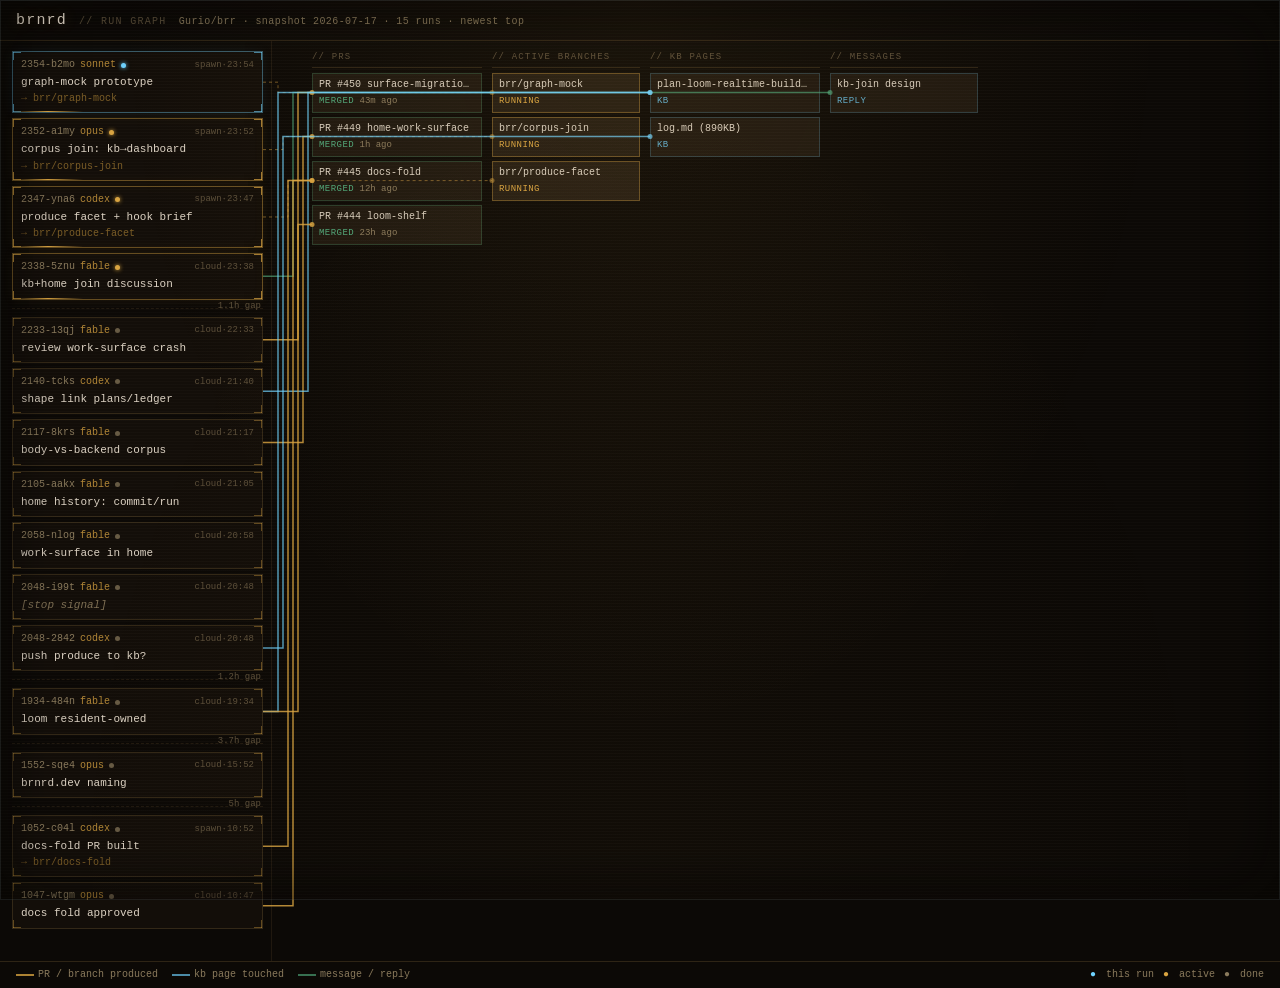
<file: media/graph-mock/index.html>
<!DOCTYPE html>
<html lang="en">
<head>
<meta charset="UTF-8"/>
<meta name="viewport" content="width=device-width,initial-scale=1"/>
<title>brnrd // run graph · Gurio/brr</title>
<style>
:root{
  --bg:#0c0906;--fg:#f3e8d8;
  --amber:#d9a441;--amber-d:rgba(217,164,65,.55);--amber-t:rgba(217,164,65,.78);
  --ice:#6fd3ff;--ice-d:rgba(111,211,255,.65);
  --teal:rgba(79,168,122,.65);
  --pbg:rgba(21,16,10,.85);--sbg:rgba(41,32,20,.65);
  --bdr:rgba(120,95,55,.32);
  --mut:#8a7a5c;--dim:#5c4f3a;
  --err:#e85a4f;--ok:#4fa87a;
  --mono:ui-monospace,'Cascadia Code','SF Mono',Menlo,Consolas,monospace;
}
*{box-sizing:border-box;margin:0;padding:0}
html,body{background:var(--bg);color:var(--fg);font-family:var(--mono);font-size:12px;line-height:1.4}

/* CRT tell — same grammar as the dashboard */
body::before{
  content:'';position:fixed;inset:0;pointer-events:none;z-index:100;
  background-image:
    repeating-linear-gradient(rgba(243,232,216,.018) 0 1px,transparent 1px 3px),
    radial-gradient(ellipse at 50% 0%,rgba(217,164,65,.07),transparent 58%),
    radial-gradient(ellipse at 50% 100%,rgba(217,164,65,.03),transparent 65%);
  box-shadow:inset 0 0 0 1px rgba(198,224,235,.09),inset 0 0 60px 8px rgba(4,3,2,.5);
}

header{
  padding:10px 16px 9px;border-bottom:1px solid var(--bdr);
  display:flex;align-items:baseline;gap:12px;flex-wrap:wrap;
}
.brand{font-size:15px;letter-spacing:.08em;text-shadow:0 0 14px rgba(217,164,65,.3)}
.eyebrow{font-size:10px;letter-spacing:.13em;text-transform:uppercase;color:var(--dim)}
.eyebrow::before{content:'// '}
.h-meta{font-size:10px;color:var(--mut);letter-spacing:.04em}

/* ── main grid ── */
.main{position:relative;display:grid;grid-template-columns:272px 1fr}

/* ── spine ── */
.spine{
  padding:10px 8px 32px 12px;
  display:flex;flex-direction:column;gap:5px;
  border-right:1px solid rgba(120,95,55,.18);
}

/* TIS-100-style bracket-cornered run cell */
.rc{
  border:1px solid var(--bdr);background:var(--pbg);
  padding:6px 8px;position:relative;overflow:hidden;cursor:default;
  --c:8px;--cw:1.2px;--cc:rgba(217,164,65,.4);
  background-image:
    linear-gradient(to right,var(--cc) var(--cw),transparent var(--cw)),
    linear-gradient(to bottom,var(--cc) var(--cw),transparent var(--cw)),
    linear-gradient(to left,var(--cc) var(--cw),transparent var(--cw)),
    linear-gradient(to bottom,var(--cc) var(--cw),transparent var(--cw)),
    linear-gradient(to right,var(--cc) var(--cw),transparent var(--cw)),
    linear-gradient(to top,var(--cc) var(--cw),transparent var(--cw)),
    linear-gradient(to left,var(--cc) var(--cw),transparent var(--cw)),
    linear-gradient(to top,var(--cc) var(--cw),transparent var(--cw));
  background-repeat:no-repeat;
  background-size:var(--c) var(--c),var(--c) var(--c),var(--c) var(--c),var(--c) var(--c),
                  var(--c) var(--c),var(--c) var(--c),var(--c) var(--c),var(--c) var(--c);
  background-position:top left,top left,top right,top right,
                       bottom left,bottom left,bottom right,bottom right;
}
.rc:hover{border-color:rgba(120,95,55,.55)}
.rc.live{
  border-color:rgba(217,164,65,.42);--cc:rgba(217,164,65,.72);
  box-shadow:0 0 10px rgba(217,164,65,.07),inset 0 0 14px rgba(217,164,65,.025);
}
.rc.here{
  border-color:rgba(111,211,255,.38);--cc:rgba(111,211,255,.6);
  box-shadow:0 0 12px rgba(111,211,255,.06);
}
/* header row inside cell */
.rh{display:flex;align-items:center;gap:5px;margin-bottom:3px}
.rid{font-size:10px;color:var(--mut);flex-shrink:0}
.rnr{font-size:10px;color:var(--amber);opacity:.8;flex-shrink:0}
.dot{width:5px;height:5px;border-radius:50%;flex-shrink:0}
.da{background:var(--amber);box-shadow:0 0 4px var(--amber)}
.dd{background:var(--mut);opacity:.7}
.dh{background:var(--ice);box-shadow:0 0 4px var(--ice)}
.rsrc{font-size:9px;color:var(--dim);margin-left:auto}
/* gist line */
.rg{font-size:11px;color:var(--fg);opacity:.9;white-space:nowrap;overflow:hidden;text-overflow:ellipsis}
.rg.stop{color:var(--mut);font-style:italic}
/* branch line */
.rbr{font-size:10px;color:var(--amber);opacity:.52;margin-top:2px;
  white-space:nowrap;overflow:hidden;text-overflow:ellipsis}
/* scan bar for active cells */
.scan{position:absolute;bottom:0;left:0;right:0;height:1px;overflow:hidden}
.scan::after{
  content:'';position:absolute;inset:0 auto 0 0;width:28%;
  background:linear-gradient(to right,transparent,var(--amber),transparent);
  animation:scan 2.4s linear infinite;
}
@keyframes scan{0%{transform:translateX(-100%)}100%{transform:translateX(460%)}}
/* time gap marker */
.gap{border-top:1px dashed rgba(120,95,55,.2);margin:3px 0;position:relative}
.gap::after{
  content:attr(data-g);position:absolute;right:2px;top:-9px;
  font-size:9px;color:var(--dim);
}

/* ── lanes ── */
.lanes{
  padding:10px 12px 32px 40px;
  display:flex;gap:10px;align-items:flex-start;flex-wrap:wrap;
}
.lane{display:flex;flex-direction:column;gap:4px;min-width:148px;max-width:170px}
.lh{
  font-size:9px;letter-spacing:.13em;text-transform:uppercase;color:var(--dim);
  padding-bottom:3px;border-bottom:1px solid var(--bdr);margin-bottom:1px;
}
.lh::before{content:'// '}
/* artifact node */
.an{border:1px solid var(--bdr);background:var(--sbg);padding:4px 6px;font-size:10px}
.an.prm{border-color:rgba(79,168,122,.26)}
.an.bra{border-color:rgba(217,164,65,.36);background:rgba(41,32,20,.85)}
.an.kbp{border-color:rgba(111,211,255,.2)}
.at{display:block;color:var(--fg);opacity:.88;white-space:nowrap;overflow:hidden;
  text-overflow:ellipsis;margin-bottom:2px;font-size:10px}
.am{font-size:9px;color:var(--mut)}
.as{font-size:9px;letter-spacing:.05em;text-transform:uppercase}
.asm{color:var(--ok)}.asa{color:var(--amber)}.ask{color:var(--ice);opacity:.8}

/* SVG edge overlay */
.eo{position:absolute;top:0;left:0;width:100%;height:100%;pointer-events:none;overflow:visible}

/* legend */
.legend{
  padding:6px 16px;border-top:1px solid var(--bdr);
  display:flex;gap:14px;align-items:center;flex-wrap:wrap;font-size:10px;color:var(--mut);
}
.ll{display:flex;align-items:center;gap:4px}
.lb{width:18px;height:1.5px}

@media(max-width:640px){
  .main{grid-template-columns:1fr}
  .lanes{padding-left:12px;flex-wrap:wrap}
  .lane{min-width:130px}
}
</style>
</head>
<body>

<header>
  <span class="brand">brnrd</span>
  <span class="eyebrow">run graph</span>
  <span class="h-meta">Gurio/brr · snapshot 2026-07-17 · 15 runs · newest top</span>
</header>

<div class="main" id="main">
  <div class="spine" id="spine"></div>
  <div class="lanes" id="lanes"></div>
  <svg class="eo" id="svg" xmlns="http://www.w3.org/2000/svg"></svg>
</div>

<div class="legend">
  <div class="ll"><div class="lb" style="background:var(--amber-t)"></div>PR / branch produced</div>
  <div class="ll"><div class="lb" style="background:var(--ice-d)"></div>kb page touched</div>
  <div class="ll"><div class="lb" style="background:var(--teal)"></div>message / reply</div>
  <div class="ll" style="margin-left:auto">
    <span style="color:var(--ice)">●</span>&nbsp;this run&ensp;
    <span style="color:var(--amber)">●</span>&nbsp;active&ensp;
    <span style="color:var(--mut)">●</span>&nbsp;done
  </div>
</div>

<script>
// ── data snapshot 2026-07-17 (baked from the latest 15 runs) ────────────────
const RUNS = [
  { id:'run-260717-2354-b2mo', time:'23:54', ts:1434, st:'here', src:'spawn', rn:'sonnet', gist:'graph-mock prototype',       br:'brr/graph-mock',    prs:[],   kb:[],              msgs:[] },
  { id:'run-260717-2352-a1my', time:'23:52', ts:1432, st:'live', src:'spawn', rn:'opus',   gist:'corpus join: kb→dashboard',  br:'brr/corpus-join',   prs:[],   kb:[],              msgs:[] },
  { id:'run-260717-2347-yna6', time:'23:47', ts:1427, st:'live', src:'spawn', rn:'codex',  gist:'produce facet + hook brief', br:'brr/produce-facet', prs:[],   kb:[],              msgs:[] },
  { id:'run-260717-2338-5znu', time:'23:38', ts:1418, st:'live', src:'cloud', rn:'fable',  gist:'kb+home join discussion',    br:null,                prs:[],   kb:[],              msgs:['kb-join-design'] },
  { id:'run-260717-2233-13qj', time:'22:33', ts:1353, st:'done', src:'cloud', rn:'fable',  gist:'review work-surface crash',  br:null,                prs:[450],kb:[],              msgs:[] },
  { id:'run-260717-2140-tcks', time:'21:40', ts:1300, st:'done', src:'cloud', rn:'codex',  gist:'shape link plans/ledger',    br:null,                prs:[],   kb:['kb-plan-loom'],msgs:[] },
  { id:'run-260717-2117-8krs', time:'21:17', ts:1277, st:'done', src:'cloud', rn:'fable',  gist:'body-vs-backend corpus',     br:null,                prs:[449],kb:[],              msgs:[] },
  { id:'run-260717-2105-aakx', time:'21:05', ts:1265, st:'done', src:'cloud', rn:'fable',  gist:'home history: commit/run',   br:null,                prs:[],   kb:[],              msgs:[] },
  { id:'run-260717-2058-nlog', time:'20:58', ts:1258, st:'done', src:'cloud', rn:'fable',  gist:'work-surface in home',       br:null,                prs:[],   kb:[],              msgs:[] },
  { id:'run-260717-2048-i99t', time:'20:48', ts:1248, st:'done', src:'cloud', rn:'fable',  gist:'[stop signal]',              br:null,                prs:[],   kb:[],              msgs:[] },
  { id:'run-260717-2048-2842', time:'20:48', ts:1248, st:'done', src:'cloud', rn:'codex',  gist:'push produce to kb?',        br:null,                prs:[],   kb:['kb-log'],      msgs:[] },
  { id:'run-260717-1934-484n', time:'19:34', ts:1174, st:'done', src:'cloud', rn:'fable',  gist:'loom resident-owned',        br:null,                prs:[444],kb:['kb-plan-loom'],msgs:[] },
  { id:'run-260717-1552-sqe4', time:'15:52', ts:952,  st:'done', src:'cloud', rn:'opus',   gist:'brnrd.dev naming',           br:null,                prs:[],   kb:[],              msgs:[] },
  { id:'run-260717-1052-c04l', time:'10:52', ts:652,  st:'done', src:'spawn', rn:'codex',  gist:'docs-fold PR built',         br:'brr/docs-fold',     prs:[445],kb:[],              msgs:[] },
  { id:'run-260717-1047-wtgm', time:'10:47', ts:647,  st:'done', src:'cloud', rn:'opus',   gist:'docs fold approved',         br:null,                prs:[445],kb:[],              msgs:[] },
];

const PR_NODES = [
  { id:'pr-450', num:450, label:'surface-migration-hardening', ago:'43m' },
  { id:'pr-449', num:449, label:'home-work-surface',           ago:'1h'  },
  { id:'pr-445', num:445, label:'docs-fold',                   ago:'12h' },
  { id:'pr-444', num:444, label:'loom-shelf',                  ago:'23h' },
];

const BR_NODES = [
  { id:'br-gm', name:'brr/graph-mock',    run:'run-260717-2354-b2mo' },
  { id:'br-cj', name:'brr/corpus-join',   run:'run-260717-2352-a1my' },
  { id:'br-pf', name:'brr/produce-facet', run:'run-260717-2347-yna6' },
];

const KB_NODES = [
  { id:'kb-plan-loom', file:'plan-loom-realtime-build.md' },
  { id:'kb-log',       file:'log.md (890KB)' },
];

const MSG_NODES = [
  { id:'kb-join-design', label:'kb-join design' },
];

// Edges: { f: run-id, t: artifact-id, ty: 'pr'|'br'|'kb'|'ms' }
const EDGES = [
  { f:'run-260717-2354-b2mo', t:'br-gm',        ty:'br' },
  { f:'run-260717-2352-a1my', t:'br-cj',        ty:'br' },
  { f:'run-260717-2347-yna6', t:'br-pf',        ty:'br' },
  { f:'run-260717-2338-5znu', t:'kb-join-design',ty:'ms'},
  { f:'run-260717-2233-13qj', t:'pr-450',        ty:'pr' },
  { f:'run-260717-2117-8krs', t:'pr-449',        ty:'pr' },
  { f:'run-260717-2140-tcks', t:'kb-plan-loom',  ty:'kb' },
  { f:'run-260717-1934-484n', t:'kb-plan-loom',  ty:'kb' },
  { f:'run-260717-2048-2842', t:'kb-log',        ty:'kb' },
  { f:'run-260717-1052-c04l', t:'pr-445',        ty:'pr' },
  { f:'run-260717-1047-wtgm', t:'pr-445',        ty:'pr' },
  { f:'run-260717-1934-484n', t:'pr-444',        ty:'pr' },
];

const COLORS = {
  pr:'rgba(217,164,65,.82)',
  br:'rgba(217,164,65,.48)',
  kb:'rgba(111,211,255,.7)',
  ms:'rgba(79,168,122,.65)',
};

// ── render spine ─────────────────────────────────────────────────────────────
function renderSpine() {
  const el = document.getElementById('spine');
  let prevTs = null;
  RUNS.forEach(r => {
    if (prevTs !== null && prevTs - r.ts > 60) {
      const g = document.createElement('div');
      g.className = 'gap';
      const hrs = Math.round((prevTs - r.ts) / 60 * 10) / 10;
      g.dataset.g = `${hrs}h gap`;
      el.appendChild(g);
    }
    prevTs = r.ts;

    const c = document.createElement('div');
    c.className = 'rc' + (r.st === 'here' ? ' here' : r.st === 'live' ? ' live' : '');
    c.id = r.id;

    const shortId = r.id.replace('run-260717-', '');
    const dotCls = r.st === 'here' ? 'dh' : r.st === 'live' ? 'da' : 'dd';

    c.innerHTML = `
      <div class="rh">
        <span class="rid">${shortId}</span>
        <span class="rnr">${r.rn}</span>
        <span class="dot ${dotCls}"></span>
        <span class="rsrc">${r.src}&middot;${r.time}</span>
      </div>
      <div class="rg${r.gist.startsWith('[') ? ' stop' : ''}">${r.gist}</div>
      ${r.br ? `<div class="rbr">&rarr;&nbsp;${r.br}</div>` : ''}
    `;

    if (r.st === 'live' || r.st === 'here') {
      const sb = document.createElement('div'); sb.className = 'scan';
      c.appendChild(sb);
    }
    el.appendChild(c);
  });
}

// ── render lanes ─────────────────────────────────────────────────────────────
function mkLane(id, label) {
  const d = document.createElement('div');
  d.className = 'lane'; d.id = id;
  d.innerHTML = `<div class="lh">${label}</div>`;
  return d;
}
function mkArtifact(id, cls, title, meta) {
  const d = document.createElement('div');
  d.className = `an ${cls}`; d.id = id;
  d.innerHTML = `<span class="at">${title}</span><span class="am">${meta}</span>`;
  return d;
}

function renderLanes() {
  const el = document.getElementById('lanes');

  const pl = mkLane('lane-pr', 'PRs');
  PR_NODES.forEach(p => pl.appendChild(
    mkArtifact(p.id, 'prm', `PR #${p.num} ${p.label}`,
      `<span class="as asm">MERGED</span> ${p.ago} ago`)
  ));
  el.appendChild(pl);

  const bl = mkLane('lane-br', 'Active branches');
  BR_NODES.forEach(b => bl.appendChild(
    mkArtifact(b.id, 'bra', b.name, '<span class="as asa">running</span>')
  ));
  el.appendChild(bl);

  const kl = mkLane('lane-kb', 'KB pages');
  KB_NODES.forEach(k => kl.appendChild(
    mkArtifact(k.id, 'kbp', k.file, '<span class="as ask">kb</span>')
  ));
  el.appendChild(kl);

  const ml = mkLane('lane-ms', 'Messages');
  MSG_NODES.forEach(m => ml.appendChild(
    mkArtifact(m.id, 'kbp', m.label, '<span class="as ask">reply</span>')
  ));
  el.appendChild(ml);
}

// ── draw orthogonal edges ────────────────────────────────────────────────────
function drawEdges() {
  const svg = document.getElementById('svg');
  const main = document.getElementById('main');
  const cr = main.getBoundingClientRect();

  // Resize SVG to match container
  svg.setAttribute('width', cr.width);
  svg.setAttribute('height', cr.height);

  // Clear previous
  while (svg.firstChild) svg.removeChild(svg.firstChild);

  const TRACK_BASE = 278;  // just inside the spine right edge
  const TRACK_STEP = 5;    // px between parallel traces

  EDGES.forEach((e, i) => {
    const fromEl = document.getElementById(e.f);
    const toEl   = document.getElementById(e.t);
    if (!fromEl || !toEl) return;

    const fr = fromEl.getBoundingClientRect();
    const tr = toEl.getBoundingClientRect();

    // Container-relative coords (stable regardless of page scroll since
    // both elements and cr move together)
    const fx = fr.right  - cr.left;
    const fy = fr.top    - cr.top + fr.height / 2;
    const tx = tr.left   - cr.left;
    const ty = tr.top    - cr.top + tr.height / 2;

    // Staggered track in the channel between spine and lanes
    const xTrack = TRACK_BASE + (i % 7) * TRACK_STEP;

    const poly = document.createElementNS('http://www.w3.org/2000/svg', 'polyline');
    poly.setAttribute('points', `${fx},${fy} ${xTrack},${fy} ${xTrack},${ty} ${tx},${ty}`);
    poly.setAttribute('fill', 'none');
    poly.setAttribute('stroke', COLORS[e.ty]);
    poly.setAttribute('stroke-width', e.ty === 'br' ? '1' : '1.5');
    poly.setAttribute('stroke-linejoin', 'miter');
    if (e.ty === 'br') poly.setAttribute('stroke-dasharray', '3 3');
    svg.appendChild(poly);

    // Terminal dot at artifact end
    const dot = document.createElementNS('http://www.w3.org/2000/svg', 'circle');
    dot.setAttribute('cx', tx); dot.setAttribute('cy', ty); dot.setAttribute('r', '2.5');
    dot.setAttribute('fill', COLORS[e.ty]);
    svg.appendChild(dot);
  });
}

// ── init ─────────────────────────────────────────────────────────────────────
renderSpine();
renderLanes();
requestAnimationFrame(() => requestAnimationFrame(drawEdges));
window.addEventListener('resize', drawEdges);
window.addEventListener('scroll', drawEdges);
</script>
</body>
</html>
</file>
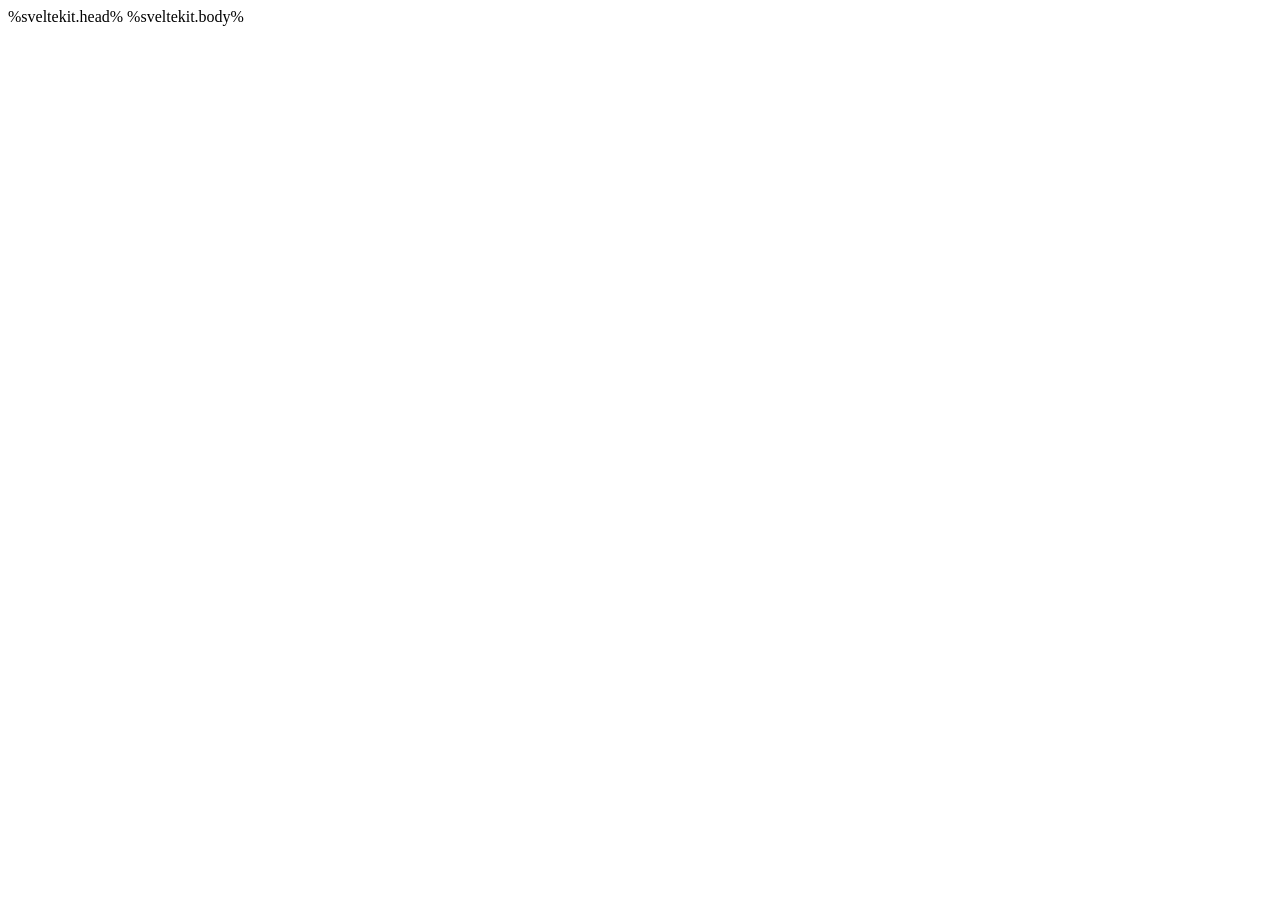
<file: frontend/src/app.html>
<!doctype html>
<html lang="en">
	<head>
		<meta charset="utf-8" />
		<meta name="viewport" content="width=device-width, initial-scale=1" />
		<meta name="text-scale" content="scale" />
		%sveltekit.head%
	</head>
	<body data-sveltekit-preload-data="hover">
		<div style="display: contents">%sveltekit.body%</div>
	</body>
</html>
</file>
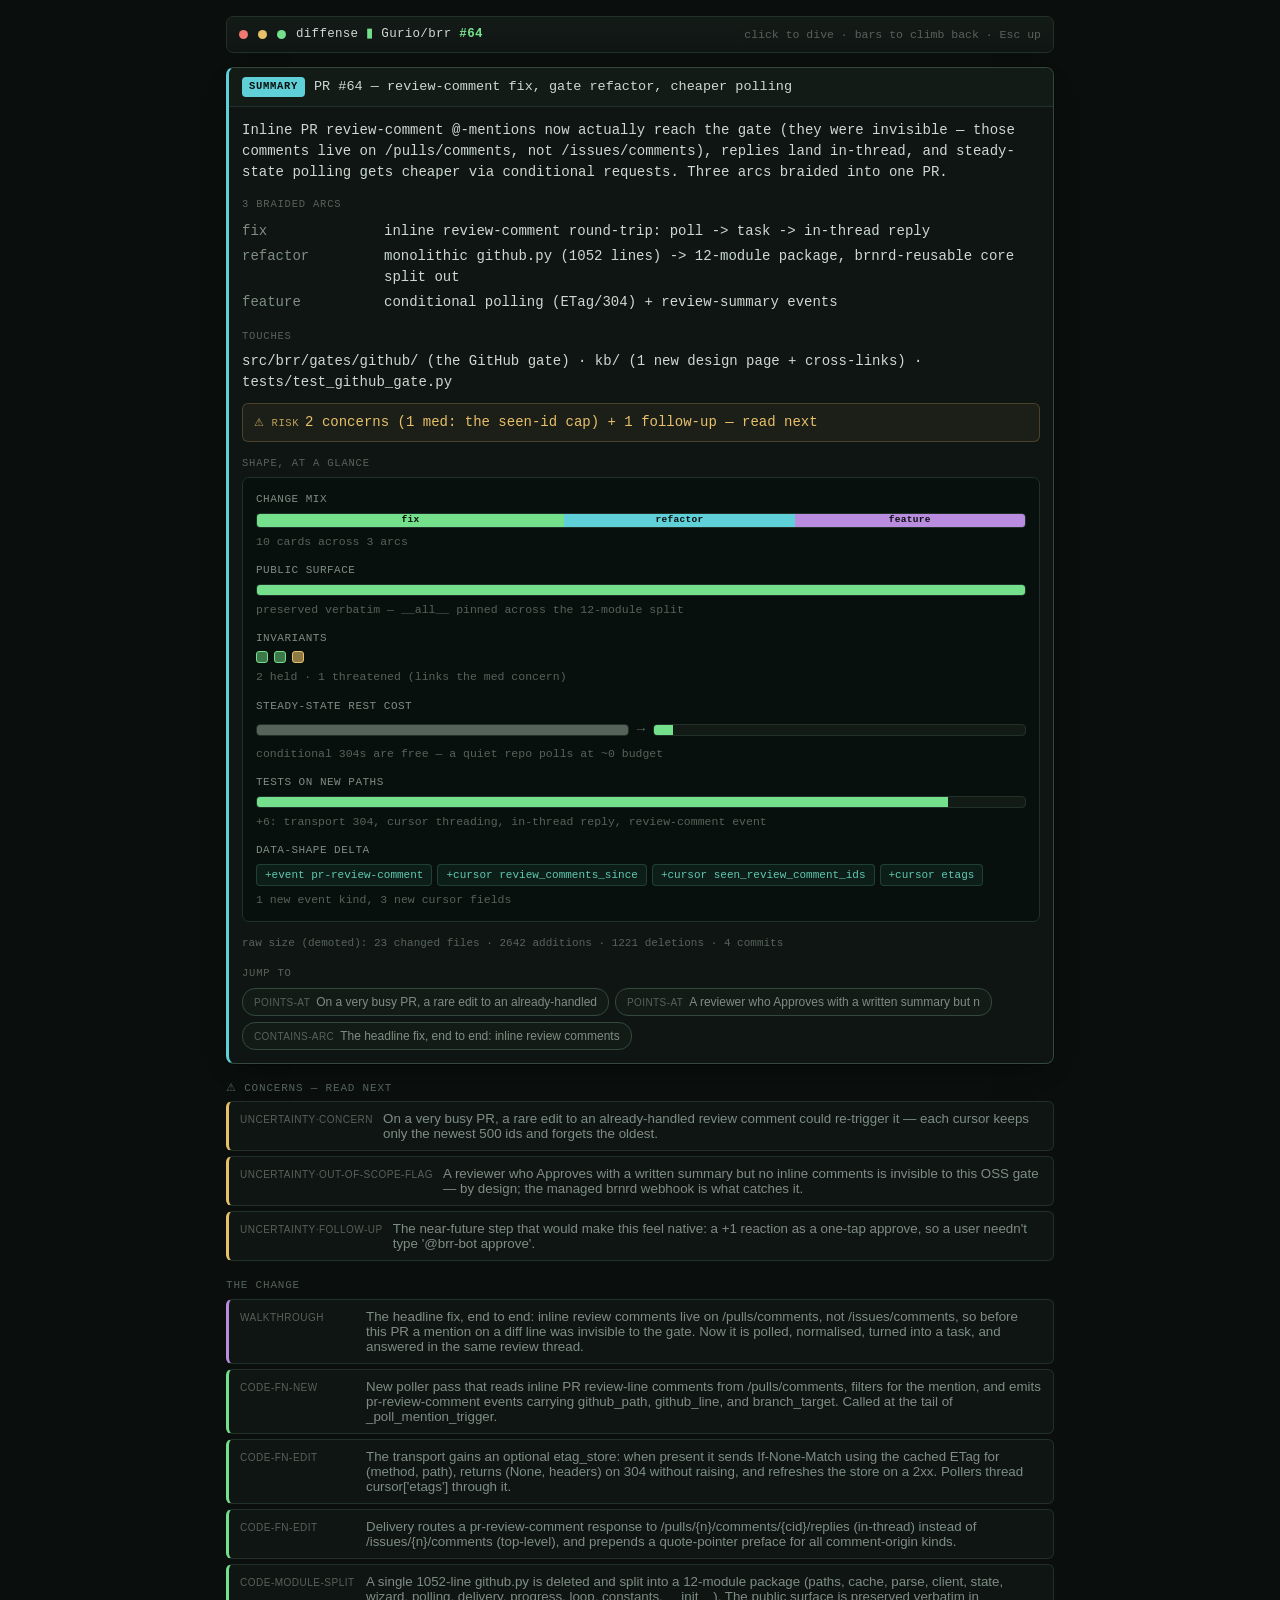
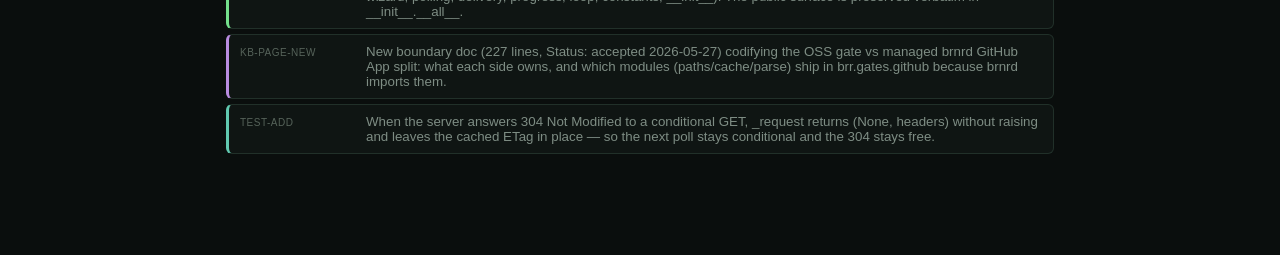
<file: src/brr/diffense/review-pr64.html>
<!doctype html>
<html lang="en">
<head>
<meta charset="utf-8">
<meta name="viewport" content="width=device-width, initial-scale=1, viewport-fit=cover">
<meta name="color-scheme" content="dark">
<title>diffense · review</title>
<style>
  :root {
    --bg: #0a0e0d;
    --surface: #0f1513;
    --surface-2: #131b17;
    --border: #213029;
    --border-bright: #33493d;
    --fg: #cdd9d2;
    --fg-dim: #7e8d84;
    --fg-faint: #56635a;
    --green: #74e08c;
    --cyan: #5fd0d8;
    --amber: #e8c06a;
    --red: #f07a72;
    --violet: #b98ce0;
    --teal: #61c9b0;
    --mono: ui-monospace, SFMono-Regular, "SF Mono", Menlo, Consolas,
            "Liberation Mono", "Roboto Mono", monospace;
  }
  * { box-sizing: border-box; }
  html, body { margin: 0; padding: 0; background: var(--bg); }
  body {
    color: var(--fg);
    font-family: var(--mono);
    font-size: 14px;
    line-height: 1.5;
    -webkit-text-size-adjust: 100%;
  }
  #app {
    max-width: 860px;
    margin: 0 auto;
    padding: 16px 16px 96px;
  }
  a { color: var(--cyan); text-decoration: none; }
  a:hover { text-decoration: underline; }

  /* window chrome */
  .chrome {
    display: flex; align-items: center; gap: 10px;
    padding: 8px 12px; margin-bottom: 14px;
    border: 1px solid var(--border); border-radius: 7px;
    background: linear-gradient(var(--surface-2), var(--surface));
    color: var(--fg-dim); font-size: 12.5px; position: sticky; top: 8px;
    z-index: 5; backdrop-filter: blur(6px);
  }
  .chrome .dot { width: 9px; height: 9px; border-radius: 50%; }
  .chrome .title { color: var(--fg); letter-spacing: .3px; }
  .chrome .title b { color: var(--green); font-weight: 600; }
  .chrome .blink { color: var(--green); animation: blink 1.1s step-end infinite; }
  @keyframes blink { 50% { opacity: 0; } }
  .chrome .spacer { flex: 1; }
  .chrome .hint { color: var(--fg-faint); font-size: 11.5px; }

  /* breadcrumb heading-bar stack */
  .bar {
    display: flex; align-items: center; gap: 8px; width: 100%;
    text-align: left; cursor: pointer;
    padding: 7px 11px; margin-bottom: 5px;
    background: var(--surface); color: var(--fg-dim);
    border: 1px solid var(--border); border-left-width: 3px;
    border-radius: 5px; font-family: var(--mono); font-size: 13px;
  }
  .bar:hover { color: var(--fg); border-color: var(--border-bright); }
  .bar .chev { color: var(--fg-faint); }
  .bar .k { color: var(--fg-faint); text-transform: uppercase; font-size: 10.5px;
            letter-spacing: .6px; }
  .bar .lbl { color: var(--fg-dim); overflow: hidden; text-overflow: ellipsis;
              white-space: nowrap; flex: 1; min-width: 0; }

  /* card */
  .card {
    border: 1px solid var(--border-bright); border-radius: 8px;
    background: var(--surface);
    box-shadow: 0 0 0 1px rgba(0,0,0,.3), 0 10px 30px -18px rgba(0,0,0,.9);
    overflow: hidden; margin-bottom: 10px;
  }
  .card > .head {
    display: flex; align-items: center; gap: 9px; flex-wrap: wrap;
    padding: 9px 13px; border-bottom: 1px solid var(--border);
    background: var(--surface-2);
  }
  .card > .head .kind {
    text-transform: uppercase; font-size: 10.5px; letter-spacing: .7px;
    color: var(--bg); padding: 2px 7px; border-radius: 4px; font-weight: 700;
    background: var(--fg-dim);
  }
  .card > .head .name { color: var(--fg); font-size: 13.5px; }
  .card > .head .spacer { flex: 1; }
  .card > .body { padding: 13px; }

  .k-summary    .kind, .k-summary    { --accent: var(--cyan); }
  .k-uncertainty .kind, .k-uncertainty { --accent: var(--amber); }
  .k-code .kind, .k-code { --accent: var(--green); }
  .k-kb .kind, .k-kb { --accent: var(--violet); }
  .k-test .kind, .k-test { --accent: var(--teal); }
  .k-walk .kind, .k-walk { --accent: var(--violet); }
  .k-other .kind, .k-other { --accent: var(--fg-dim); }
  .card { border-left: 3px solid var(--accent, var(--border-bright)); }
  .card > .head .kind { background: var(--accent, var(--fg-dim)); }

  .headline {
    font-size: 15.5px; line-height: 1.45; color: var(--fg);
    margin: 2px 0 12px; padding-left: 14px; position: relative;
  }
  .headline::before { content: "▸"; position: absolute; left: 0; color: var(--accent, var(--amber)); }

  .what { margin: 0 0 10px; color: var(--fg); }
  .enables {
    margin: 0 0 12px; padding: 8px 11px; border-radius: 6px;
    background: rgba(116,224,140,.06); border: 1px solid rgba(116,224,140,.18);
    color: var(--green);
  }
  .enables .lab { color: var(--green); font-size: 10.5px; text-transform: uppercase;
                  letter-spacing: .6px; opacity: .8; margin-right: 6px; }

  .sec { margin: 14px 0 6px; color: var(--fg-faint); font-size: 10.5px;
         text-transform: uppercase; letter-spacing: .8px; }
  .row { display: flex; gap: 10px; padding: 2px 0; align-items: baseline; }
  .row .key { color: var(--fg-dim); min-width: 132px; flex-shrink: 0; }
  .row .val { color: var(--fg); }
  .row .val .add { color: var(--green); }
  .row .val .del { color: var(--red); }

  pre.demo {
    margin: 8px 0; padding: 11px 12px; overflow-x: auto;
    background: #07100c; border: 1px solid var(--border); border-radius: 6px;
    color: var(--teal); font-size: 12.5px; line-height: 1.55;
    white-space: pre;
  }

  /* zoom ladder */
  .zoom { margin: 6px 0; border-left: 2px solid var(--border); padding-left: 0; }
  .zoom .lvl {
    display: flex; gap: 9px; align-items: baseline; padding: 5px 0 5px 12px;
    margin-left: -2px; border-left: 2px solid transparent;
  }
  .zoom .lvl .tag { color: var(--fg-faint); font-size: 10.5px; min-width: 30px; }
  .zoom .lvl.leaf .tag { color: var(--accent, var(--green)); }
  .zoom .lvl .txt { color: var(--fg-dim); }
  .zoom .lvl.leaf .txt { color: var(--fg); }

  /* chips / edges / members */
  .chips { display: flex; flex-wrap: wrap; gap: 6px; margin-top: 4px; }
  .chip {
    display: inline-block; vertical-align: top; line-height: 1.5;
    padding: 4px 11px; border-radius: 13px; font-size: 12px;
    border: 1px solid var(--border-bright); background: var(--surface-2);
    color: var(--fg-dim); cursor: pointer; text-align: left;
    max-width: 100%; min-width: 0; overflow-wrap: anywhere;
  }
  .chip:hover { color: var(--fg); border-color: var(--accent, var(--border-bright)); }
  .chip .rel { color: var(--fg-faint); font-size: 10px; text-transform: uppercase;
               letter-spacing: .4px; margin-right: 6px; }
  .chip.static { cursor: default; }
  .chip.static:hover { color: var(--fg-dim); border-color: var(--border-bright); }
  .chip.out::after { content: "↗"; color: var(--cyan); }

  .member {
    display: flex; gap: 11px; align-items: baseline; width: 100%; text-align: left;
    cursor: pointer; padding: 9px 11px; margin: 5px 0;
    border: 1px solid var(--border); border-radius: 6px; background: var(--surface-2);
    color: var(--fg);
  }
  .member:hover { border-color: var(--violet); }
  .member .num { color: var(--violet); font-weight: 700; }
  .member .mnote { color: var(--fg-dim); }
  .member .mid { color: var(--fg-faint); font-size: 11.5px; }

  .badge { font-size: 10.5px; text-transform: uppercase; letter-spacing: .5px;
           padding: 2px 7px; border-radius: 4px; font-weight: 700; }
  .sev-med { background: rgba(232,192,106,.16); color: var(--amber); }
  .sev-low { background: rgba(116,224,140,.12); color: var(--green); }
  .sev-blocking-for-merge { background: rgba(240,122,114,.18); color: var(--red); }

  .tension { margin: 4px 0 8px; padding: 8px 11px; border-radius: 6px;
             background: rgba(232,192,106,.05); border: 1px dashed rgba(232,192,106,.3); }
  .tension .lab { color: var(--amber); font-size: 10.5px; text-transform: uppercase;
                  letter-spacing: .6px; }
  .tension .pair { color: var(--fg); margin-top: 3px; }
  .tension .perp { color: var(--amber); padding: 0 6px; }

  .locator { margin-top: 12px; display: flex; flex-wrap: wrap; gap: 8px 14px;
             color: var(--fg-faint); font-size: 12px; align-items: center; }
  .locator .open { color: var(--cyan); border: 1px solid var(--border-bright);
                   border-radius: 5px; padding: 3px 9px; cursor: pointer; background: var(--surface-2); }
  .locator .open:hover { border-color: var(--cyan); }
  .prov { margin-top: 10px; color: var(--fg-faint); font-size: 11.5px; }

  /* index list */
  .idx-group { margin: 16px 0 4px; color: var(--fg-faint); font-size: 11px;
               text-transform: uppercase; letter-spacing: .8px; }
  .idx-row {
    display: flex; gap: 10px; align-items: baseline; width: 100%; text-align: left;
    cursor: pointer; padding: 9px 11px; margin: 5px 0;
    border: 1px solid var(--border); border-radius: 6px; background: var(--surface);
    border-left: 3px solid var(--accent, var(--border)); color: var(--fg);
  }
  .idx-row:hover { background: var(--surface-2); border-color: var(--border-bright); }
  .idx-row .ikind { color: var(--fg-faint); text-transform: uppercase; font-size: 10px;
                    letter-spacing: .5px; min-width: 116px; flex-shrink: 0; }
  .idx-row .igloss { color: var(--fg-dim); }
  .idx-row:hover .igloss { color: var(--fg); }

  .empty { color: var(--fg-faint); padding: 30px 0; text-align: center; }

  /* risk pointer (amber, not the green "enables" box) */
  .enables.risk { background: rgba(232,192,106,.06); border-color: rgba(232,192,106,.22); color: var(--amber); }
  .enables.risk .lab { color: var(--amber); }

  /* visual stat panel — meant to imprint on a glance, not be read */
  .stats { display: flex; flex-direction: column; gap: 12px; margin: 4px 0;
           padding: 13px; border-radius: 7px; background: #07100c; border: 1px solid var(--border); }
  .stat { display: flex; flex-direction: column; gap: 5px; min-width: 0; }
  .stat .slab { color: var(--fg-dim); font-size: 11px; text-transform: uppercase; letter-spacing: .5px; }
  .stat .cap { color: var(--fg-faint); font-size: 11.5px; overflow-wrap: anywhere; }
  .segbar { display: flex; height: 15px; border-radius: 4px; overflow: hidden; border: 1px solid var(--border); }
  .segbar .seg { display: flex; align-items: center; justify-content: center; min-width: 0;
                 font-size: 9.5px; color: var(--bg); font-weight: 700; letter-spacing: .3px; overflow: hidden; }
  .seg.fix { background: var(--green); } .seg.refactor { background: var(--cyan); } .seg.feature { background: var(--violet); }
  .meter { height: 12px; border-radius: 4px; border: 1px solid var(--border); background: var(--surface-2); overflow: hidden; }
  .meter > i { display: block; height: 100%; background: var(--green); }
  .meter.warn > i { background: var(--amber); } .meter.kb > i { background: var(--violet); }
  .delta { display: flex; align-items: center; gap: 8px; }
  .delta .dbar { flex: 1; height: 12px; border-radius: 4px; border: 1px solid var(--border); background: var(--surface-2); overflow: hidden; }
  .delta .dbar > i { display: block; height: 100%; }
  .delta .from > i { background: var(--fg-faint); }
  .delta .to.good > i { background: var(--green); } .delta .to.warn > i { background: var(--amber); }
  .delta .arr { color: var(--fg-faint); }
  .heat { display: flex; gap: 6px; align-items: center; flex-wrap: wrap; }
  .heat .pip2 { width: 12px; height: 12px; border-radius: 3px; border: 1px solid var(--border); background: var(--surface-2); }
  .heat .pip2.good { background: rgba(116,224,140,.5); border-color: var(--green); }
  .heat .pip2.warn { background: rgba(232,192,106,.6); border-color: var(--amber); cursor: pointer; }
  .heat .pip2.bad { background: rgba(240,122,114,.6); border-color: var(--red); cursor: pointer; }
  .tagrow { display: flex; flex-wrap: wrap; gap: 5px; }
  .tagrow .tg { font-size: 11px; padding: 2px 8px; border-radius: 4px; color: var(--teal);
                background: rgba(97,201,176,.08); border: 1px solid rgba(97,201,176,.2); overflow-wrap: anywhere; }
  .rawsize { color: var(--fg-faint); font-size: 11px; margin-top: 13px; overflow-wrap: anywhere; }

  /* invariants (item cards) */
  .inv { display: flex; flex-wrap: wrap; gap: 7px; align-items: baseline; padding: 5px 0; }
  .inv .pip { font-size: 10px; text-transform: uppercase; letter-spacing: .5px; padding: 2px 7px;
              border-radius: 4px; font-weight: 700; flex-shrink: 0; }
  .inv.held .pip { background: rgba(116,224,140,.14); color: var(--green); }
  .inv.threatened .pip { background: rgba(232,192,106,.16); color: var(--amber); }
  .inv .iname { color: var(--fg); }
  .inv .inote { color: var(--fg-dim); min-width: 0; overflow-wrap: anywhere; }
  .inv .ilink { color: var(--amber); cursor: pointer; white-space: nowrap; }

  /* data-trace stages — structured steppable (animation hook: [data-stage]) */
  .trace { display: flex; flex-direction: column; gap: 0; margin: 4px 0; }
  .stage { display: block; width: 100%; text-align: left; border: 1px solid var(--border);
           border-left: 3px solid var(--teal); border-radius: 6px; background: var(--surface-2);
           padding: 8px 11px; color: var(--fg); font-family: var(--mono); }
  .stage.clk { cursor: pointer; } .stage.clk:hover { border-color: var(--teal); }
  .stage .stlab { color: var(--teal); font-size: 10.5px; text-transform: uppercase; letter-spacing: .5px; }
  .stage .datum { color: var(--fg); margin: 3px 0 2px; overflow-wrap: anywhere; font-size: 13px; }
  .stage .snote { color: var(--fg-faint); font-size: 11.5px; overflow-wrap: anywhere; }
  .trace .flow { color: var(--teal); text-align: center; font-size: 13px; line-height: 1; padding: 3px 0; }

  /* kb-native axes */
  .kbax .graph { display: flex; flex-wrap: wrap; align-items: baseline; gap: 8px; color: var(--fg-dim); font-size: 12.5px; }
  .kbax .graph b { color: var(--violet); }
  .lifeflag { display: inline-block; font-size: 10px; text-transform: uppercase; letter-spacing: .5px;
              padding: 2px 7px; border-radius: 4px; font-weight: 700;
              background: rgba(185,140,224,.16); color: var(--violet); }

  /* never let a long label/value punch through the card on narrow viewports */
  .what, .enables, .headline, .tension .pair, .member .mnote,
  .card > .head .name { overflow-wrap: anywhere; }
  .row .val, .card > .head .name { min-width: 0; overflow-wrap: anywhere; }
  .member .mnote, .idx-row .igloss { min-width: 0; overflow-wrap: anywhere; }

  @media (max-width: 560px) {
    body { font-size: 13.5px; }
    #app { padding: 10px 10px 80px; }
    .row { flex-direction: column; gap: 0; }
    .row .key { min-width: 0; color: var(--fg-faint); }
    .idx-row { flex-direction: column; gap: 2px; }
    .idx-row .ikind { min-width: 0; }
    .chrome .hint { display: none; }
  }
</style>
</head>
<body>
  <div id="app"></div>
  <script id="diffense-pack" type="application/json">{"schema_version": "0.1-prototype", "_note": "Hand-authored diffense review pack for Gurio/brr PR #64. NOT a runner emission. Authored 2026-05-29, extended 2026-05-31 (pass 10: entry-stat distributions, invariants, data-trace, kb axes) to pressure-test the card schema before it is locked. Companion render + findings: kb/diffense-prototype-pr64.md. Runtime home would be .brr/diffense/<task-id>/pack.json (keyed by task, not PR — brr publishes a branch; see #68).", "metadata": {"pr": {"repo": "Gurio/brr", "number": 64, "title": "fix: poll GitHub PR review comments for @-mention triggers", "url": "https://github.com/Gurio/brr/pull/64", "base": "main", "head_ref": "fix/github-pr-review-comment-mentions", "head_sha": "2bd51a8d82dce7a9b0d4c0a6ebe30df8a5650ba1", "merge_commit": "bd14644b3ab8bf36bf7d0d9ba2139b6aea5ceffc", "merged_at": "2026-05-27T21:14:45Z", "totals": {"additions": 2642, "deletions": 1221, "changed_files": 23}}, "conversation_id": null, "generated_at": "2026-05-29", "generator": "hand-authored prototype (not a runner emission)", "locator_base": "https://github.com/Gurio/brr/blob/2bd51a8d82dce7a9b0d4c0a6ebe30df8a5650ba1/"}, "reading_order": ["summary:pr64", "unc:seen-cap-dedup", "unc:summary-only-reviews", "unc:reactions-followup", "walk:review-comment-round-trip", "item:polling.review-comments", "item:client.conditional-get", "item:delivery.in-thread-reply", "item:gate.package-split", "item:kb.gate-vs-brnrd-design", "item:test.etag-304"], "cards": [{"id": "summary:pr64", "kind": "summary", "identity": {"label": "PR #64 — review-comment fix, gate refactor, cheaper polling"}, "lore": {"descriptive": "Inline PR review-comment @-mentions now actually reach the gate (they were invisible — those comments live on /pulls/comments, not /issues/comments), replies land in-thread, and steady-state polling gets cheaper via conditional requests. Three arcs braided into one PR."}, "shape": {"arcs": [{"theme": "fix", "what": "inline review-comment round-trip: poll -> task -> in-thread reply"}, {"theme": "refactor", "what": "monolithic github.py (1052 lines) -> 12-module package, brnrd-reusable core split out"}, {"theme": "feature", "what": "conditional polling (ETag/304) + review-summary events"}], "surface_area": ["src/brr/gates/github/ (the GitHub gate)", "kb/ (1 new design page + cross-links)", "tests/test_github_gate.py"], "risk_pointer": "2 concerns (1 med: the seen-id cap) + 1 follow-up — read next"}, "entry_stats": [{"viz": "bar", "label": "change mix", "caption": "10 cards across 3 arcs", "segments": [{"label": "fix", "weight": 4, "tone": "fix"}, {"label": "refactor", "weight": 3, "tone": "refactor"}, {"label": "feature", "weight": 3, "tone": "feature"}]}, {"viz": "meter", "label": "public surface", "value": 1.0, "tone": "good", "caption": "preserved verbatim — __all__ pinned across the 12-module split"}, {"viz": "heat", "label": "invariants", "caption": "2 held · 1 threatened (links the med concern)", "dots": [{"tone": "good", "title": "public import surface preserved"}, {"tone": "good", "title": "exactly-once delivery (since-cursor + seen-set)"}, {"tone": "warn", "title": "seen-set stays bounded — threatened on very busy PRs", "ref": "unc:seen-cap-dedup"}]}, {"viz": "delta", "label": "steady-state REST cost", "before": 1.0, "after": 0.05, "tone": "good", "caption": "conditional 304s are free — a quiet repo polls at ~0 budget"}, {"viz": "meter", "label": "tests on new paths", "value": 0.9, "tone": "good", "caption": "+6: transport 304, cursor threading, in-thread reply, review-comment event"}, {"viz": "tags", "label": "data-shape delta", "caption": "1 new event kind, 3 new cursor fields", "items": ["+event pr-review-comment", "+cursor review_comments_since", "+cursor seen_review_comment_ids", "+cursor etags"]}], "secondary_stats": {"_demoted": "raw size — tells you nothing about what to do", "changed_files": 23, "additions": 2642, "deletions": 1221, "commits": 4}, "lateral_edges": [{"type": "points-at", "target": "unc:seen-cap-dedup"}, {"type": "points-at", "target": "unc:summary-only-reviews"}, {"type": "contains-arc", "target": "walk:review-comment-round-trip"}], "provenance": {"pr": 64, "conversation_msg": null}}, {"id": "unc:seen-cap-dedup", "kind": "uncertainty", "subkind": "concern", "severity": "med", "headline": "On a very busy PR, a rare edit to an already-handled review comment could re-trigger it — each cursor keeps only the newest 500 ids and forgets the oldest.", "identity": {"label": "trigger: sorted(seen)[-_SEEN_CAP:] (7 sites)", "file": "src/brr/gates/github/polling.py", "symbol": "seen_review_comment_ids dedup", "lines": [283, 283]}, "locator": {"forge": "https://github.com/Gurio/brr/blob/2bd51a8d82dce7a9b0d4c0a6ebe30df8a5650ba1/src/brr/gates/github/polling.py#L283", "local": "src/brr/gates/github/polling.py:283"}, "lore": {"descriptive": "Every poller bounds its seen-id set with sorted(seen)[-_SEEN_CAP:] (_SEEN_CAP=500), keeping the 500 highest (newest) ids and evicting the lowest (oldest). It appears at 7 sites across the file, one per cursor."}, "tension": {"between": ["bounded cursor state (a cap on the seen set)", "exactly-once event delivery"], "refs": [{"kind": "code", "what": "the cap", "locator": "src/brr/gates/github/polling.py:283"}, {"kind": "code", "what": "_SEEN_CAP value", "locator": "src/brr/gates/github/constants.py:26"}]}, "honest_nuance": "The risk is narrower than 'any handled comment re-fires': the `since` cursor advances to latest_seen, so an evicted id only re-fires if that old comment is *edited* after eviction (bumping its updated_at back into the window) on a PR busy enough to have pushed >500 ids past it. The since-cursor + seen-set is belt-and-suspenders for the common case.", "proposed_resolution": "Either raise the cap for the review-comment cursors specifically, or switch from a bounded id-set to a timestamp-window dedup keyed on updated_at, or scope the seen-set per PR. Flagging so you can decide whether it is worth touching here or filing.", "stats": {"severity": "med", "blast_radius": "review-comment + review dedup on very busy PRs; no other card depends on it"}, "lateral_edges": [{"type": "related", "target": "item:polling.review-comments"}, {"type": "related", "target": "item:test.etag-304"}], "provenance": {"commit": "297bfaaca", "commit_headline": "fix: poll GitHub PR review comments for @-mention triggers", "conversation_msg": null}}, {"id": "unc:summary-only-reviews", "kind": "uncertainty", "subkind": "out-of-scope-flag", "severity": "low", "headline": "A reviewer who Approves with a written summary but no inline comments is invisible to this OSS gate — by design; the managed brnrd webhook is what catches it.", "identity": {"label": "gap: summary-only reviews (Approve with body, no line comments)", "file": "src/brr/gates/github/polling.py", "symbol": "_poll_mention_review_summaries", "lines": [285, 295]}, "locator": {"forge": "https://github.com/Gurio/brr/blob/2bd51a8d82dce7a9b0d4c0a6ebe30df8a5650ba1/src/brr/gates/github/polling.py#L285-L335", "local": "src/brr/gates/github/polling.py:285"}, "lore": {"descriptive": "Review *summary* bodies are discovered only via the parent of a freshly-seen line comment. A reviewer who Approves with a written summary and zero inline comments produces a pull_request_review that neither /issues/comments nor /pulls/comments surfaces, so this OSS gate cannot see it without per-PR /reviews scans that would blow the REST budget on busy repos. Left to the brnrd webhook path."}, "tension": {"between": ["poll-based discovery within the REST budget", "full review-event coverage"], "refs": [{"kind": "code", "what": "summary discovery is line-comment-gated", "locator": "src/brr/gates/github/polling.py:285"}, {"kind": "kb", "what": "documented gap", "ref": "kb/design-github-gate-vs-brnrd-app.md#deferred-follow-ups"}]}, "proposed_resolution": "No action in OSS; the managed brnrd App receives pull_request_review webhooks directly and closes the gap with zero polling cost. Surfaced so the asymmetry is not a surprise to a reviewer of this PR.", "stats": {"severity": "low", "blast_radius": "OSS gate review-summary coverage only; documented as intended"}, "lateral_edges": [{"type": "related", "target": "item:kb.gate-vs-brnrd-design"}, {"type": "related", "target": "item:polling.review-comments"}], "provenance": {"commit": "6922cd3fc", "commit_headline": "docs(kb): file the GitHub gate vs brnrd App design + cross-links", "conversation_msg": null}}, {"id": "unc:reactions-followup", "kind": "uncertainty", "subkind": "follow-up", "severity": "low", "headline": "The near-future step that would make this feel native: a +1 reaction as a one-tap approve, so a user needn't type '@brr-bot approve'.", "identity": {"label": "near-future: reactions-as-signal for lightweight approve", "file": "kb/design-github-gate-vs-brnrd-app.md", "symbol": "Deferred follow-ups -> Reactions as signal", "lines": [190, 196]}, "locator": {"forge": "https://github.com/Gurio/brr/blob/2bd51a8d82dce7a9b0d4c0a6ebe30df8a5650ba1/kb/design-github-gate-vs-brnrd-app.md#L188-L209", "local": "kb/design-github-gate-vs-brnrd-app.md:188"}, "lore": {"descriptive": "This PR makes @-mention review comments actionable. The near-future work that would make the loop feel native is reactions-as-signal: a +1 reaction as a lightweight approve gesture for the coming permission-prompt UX, so a user need not type '@brr-bot approve'."}, "tension": {"between": ["this PR's scope (make review comments trigger)", "the full reviewer-ergonomics value (one-tap approve)"], "refs": [{"kind": "kb", "what": "filed follow-up", "ref": "kb/design-github-gate-vs-brnrd-app.md#deferred-follow-ups"}]}, "proposed_resolution": "Implement brnrd-side first (its webhook path gets issue_comment reactions for free; the cost asymmetry favours it). Filed, not done here.", "stats": {"severity": "low", "blast_radius": "future permission-prompt UX; nothing in this PR depends on it"}, "lateral_edges": [{"type": "related", "target": "item:kb.gate-vs-brnrd-design"}], "provenance": {"commit": "6922cd3fc", "commit_headline": "docs(kb): file the GitHub gate vs brnrd App design + cross-links", "conversation_msg": null}}, {"id": "walk:review-comment-round-trip", "kind": "walkthrough", "identity": {"label": "An @-mention on an inline diff comment becomes a task and an in-thread reply"}, "lore": {"descriptive": "The headline fix, end to end: inline review comments live on /pulls/comments, not /issues/comments, so before this PR a mention on a diff line was invisible to the gate. Now it is polled, normalised, turned into a task, and answered in the same review thread."}, "story": {"setup": "A reviewer leaves an inline comment on a diff line of an open PR, mentioning the configured trigger (e.g. @brr).", "action": "The mention poller's review-comment pass reads /pulls/comments, filters for the mention, extracts pr_number/path/line, and emits a pr-review-comment event carrying github_path + github_line + branch_target.", "outcome": "The daemon builds a task scoped to that hunk; on delivery the response is posted in-thread via /pulls/{n}/comments/{cid}/replies with a quote-pointer preface, not as an orphaned top-level comment."}, "trace_kind": "data", "datum": "an @-mention on an inline diff line", "stages": [{"label": "review comment", "datum": "{ body: '@brr …', path, line, pull_request_url, id }", "note": "lives on /pulls/comments — invisible to the gate before this PR"}, {"label": "poll + filter", "datum": "kept iff mention ∧ unseen ∧ not self-authored", "note": "_poll_mention_review_comments", "card": "item:polling.review-comments"}, {"label": "normalise", "datum": "{ github_kind: 'pr-review-comment', github_path, github_line, github_pr_number, branch_target }", "note": "parse._format_review_comment_body + _extract_pr_number + _fetch_pr_head_branch"}, {"label": "task", "datum": "task scoped to the hunk (path + line + branch_target)", "note": "the daemon builds it"}, {"label": "in-thread reply", "datum": "POST /pulls/{n}/comments/{cid}/replies, quote-pointer preface", "note": "delivery._deliver_responses", "card": "item:delivery.in-thread-reply"}], "members": [{"order": 1, "card": "item:polling.review-comments", "note": "poll /pulls/comments for the mention"}, {"order": 2, "card": "item:delivery.in-thread-reply", "note": "reply in the review thread"}], "zoom": [{"level": 0, "summary": "reviewer mentions @brr on a diff line -> brr replies in that thread"}, {"level": 1, "summary": "poll -> normalise (parse._format_review_comment_body) -> construct (github_kind=pr-review-comment) -> deliver (pull_comment_replies)"}, {"leaf": "members", "ref": "ordered member cards above"}], "grounded_by": ["tests/test_github_gate.py::test_mention_trigger_creates_event_for_pr_review_comment", "tests/test_github_gate.py::test_response_to_pr_review_comment_replies_in_thread"], "diffense_note": "This is literally diffense's own feedback-loop path (flag a card -> anchored comment -> task -> reply). The prototype validating the schema on the very gate code diffense will ride is a happy accident worth keeping in mind.", "provenance": {"commits": ["297bfaaca"], "commit_headline": "fix: poll GitHub PR review comments for @-mention triggers", "conversation_msg": null}}, {"id": "item:polling.review-comments", "kind": "code-fn-new", "identity": {"label": "polling._poll_mention_review_comments", "file": "src/brr/gates/github/polling.py", "symbol": "_poll_mention_review_comments", "lines": [201, 295]}, "locator": {"forge": "https://github.com/Gurio/brr/blob/2bd51a8d82dce7a9b0d4c0a6ebe30df8a5650ba1/src/brr/gates/github/polling.py#L201-L295", "local": "src/brr/gates/github/polling.py:201"}, "lore": {"descriptive": "New poller pass that reads inline PR review-line comments from /pulls/comments, filters for the mention, and emits pr-review-comment events carrying github_path, github_line, and branch_target. Called at the tail of _poll_mention_trigger.", "possibility": "Inline diff-thread @-mentions now reach the gate at all; before this they were silently dropped because the gate only read /issues/comments."}, "stats": {"new_function": true, "emits_event_kind": "pr-review-comment", "new_endpoint_polled": "/repos/{repo}/pulls/comments", "calls": ["parse._format_review_comment_body", "parse._extract_pr_number", "parse._skip_mention_comment_author", "_fetch_pr_head_branch", "_poll_mention_review_summaries"], "new_cursor_keys": ["review_comments_since", "seen_review_comment_ids"], "test_coverage": "+1 integration test (direct)"}, "invariants": [{"name": "exactly-once review-comment delivery", "state": "threatened", "note": "the seen-set is bounded; an evicted id whose comment is later edited can re-fire", "ref": "unc:seen-cap-dedup"}], "zoom": [{"level": 0, "summary": "polls /pulls/comments for the mention; emits pr-review-comment events with path+line"}, {"level": 1, "summary": "per comment: skip if seen / no mention / self-author; extract pr_number from pull_request_url; attach branch_target via _fetch_pr_head_branch; then check parent reviews for summary mentions"}, {"leaf": "code", "locator_ref": "self"}, {"leaf": "diff-hunk", "locator_ref": "self", "note": "this whole function is +new (file github.py deleted; package is new)"}], "demo": {"kind": "text-transcript", "content": "# reviewer comments on a diff line, mentioning @brr\nPOST /repos/Gurio/brr/pulls/comments  (reviewer)\n# gate poll, next cycle:\nGET  /repos/Gurio/brr/pulls/comments?since=... -> 200\n  -> event: {github_kind: pr-review-comment, github_path: 'src/x.py',\n             github_line: 42, github_pr_number: 64, branch_target: 'feature/x'}"}, "exercising_tests": ["tests/test_github_gate.py::test_mention_trigger_creates_event_for_pr_review_comment"], "lateral_edges": [{"type": "called-by", "target": "polling._poll_mention_trigger"}, {"type": "calls", "target": "polling._poll_mention_review_summaries"}, {"type": "shares-invariant", "target": "unc:seen-cap-dedup"}, {"type": "part-of", "target": "walk:review-comment-round-trip"}], "provenance": {"commit": "297bfaaca", "commit_headline": "fix: poll GitHub PR review comments for @-mention triggers", "conversation_msg": null}}, {"id": "item:client.conditional-get", "kind": "code-fn-edit", "identity": {"label": "client._request (etag_store) / client._api_get", "file": "src/brr/gates/github/client.py", "symbol": "_request", "lines": [41, 110]}, "locator": {"forge": "https://github.com/Gurio/brr/blob/2bd51a8d82dce7a9b0d4c0a6ebe30df8a5650ba1/src/brr/gates/github/client.py#L41-L137", "local": "src/brr/gates/github/client.py:41"}, "lore": {"descriptive": "The transport gains an optional etag_store: when present it sends If-None-Match using the cached ETag for (method, path), returns (None, headers) on 304 without raising, and refreshes the store on a 2xx. Pollers thread cursor['etags'] through it.", "possibility": "Steady-state polling on a quiet repo costs roughly zero REST budget: GitHub does not count conditional 304s against the rate limit. A stale ETag self-heals at the cost of one 200."}, "stats": {"signature_delta": "+ keyword-only etag_store: dict[str,str] | None on _request and _api_get", "behaviour": "304 -> (None, headers), no raise; 2xx with ETag -> store updated in place", "endpoints_made_conditional": ["/issues", "/issues/comments", "/pulls/comments"], "self_healing": true, "test_coverage": "+3 transport tests + 1 cursor-threading test"}, "invariants": [{"name": "poll-result correctness under caching", "state": "held", "note": "304 means unchanged; a stale ETag self-heals at the cost of one 200, never a missed event"}], "zoom": [{"level": 0, "summary": "If-None-Match per (method,path); 304 is free; self-heals"}, {"level": 1, "summary": "cache_key = '{method} {path}'; since-cursor deliberately excluded from the key so the latest ETag still rides every poll"}, {"leaf": "code", "locator_ref": "self"}], "demo": {"kind": "text-transcript", "content": "# first poll caches the ETag\nGET /issues/comments            -> 200  ETag: \"abc\"   (rate -1)\n# next poll, nothing changed\nGET /issues/comments  If-None-Match: \"abc\"  -> 304   (rate  0)"}, "exercising_tests": ["tests/test_github_gate.py::test_request_sends_if_none_match_when_etag_cached", "tests/test_github_gate.py::test_request_304_returns_none_and_preserves_cached_etag", "tests/test_github_gate.py::test_polling_threads_etag_through_cursor"], "lateral_edges": [{"type": "called-by", "target": "item:polling.review-comments"}, {"type": "shares-invariant", "target": "cursor.etags store"}], "provenance": {"commit": "7c3d3d8ae", "commit_headline": "feat(gates/github): conditional polling + review-summary events", "conversation_msg": null}, "_authoring_note": "The design doc's worked-example card #1 attributed this to a 'cache.get_with_etag' symbol that does not exist; the real logic is here in client._request. Caught by grounding against the repo."}, {"id": "item:delivery.in-thread-reply", "kind": "code-fn-edit", "identity": {"label": "delivery._deliver_responses / _thread_reply_body", "file": "src/brr/gates/github/delivery.py", "symbol": "_deliver_responses", "lines": [98, 135]}, "locator": {"forge": "https://github.com/Gurio/brr/blob/2bd51a8d82dce7a9b0d4c0a6ebe30df8a5650ba1/src/brr/gates/github/delivery.py#L69-L135", "local": "src/brr/gates/github/delivery.py:98"}, "lore": {"descriptive": "Delivery routes a pr-review-comment response to /pulls/{n}/comments/{cid}/replies (in-thread) instead of /issues/{n}/comments (top-level), and prepends a quote-pointer preface for all comment-origin kinds.", "possibility": "A reply to an inline review comment lands in the diff thread where the reviewer asked, keeping the review conversation legible rather than scattering answers as orphaned top-level comments."}, "stats": {"routing": "kind == pr-review-comment + comment_id + pr_number -> pull_comment_replies; else issue_comments", "quote_pointer": "all kinds in _COMMENT_KINDS get a blockquote preface", "test_coverage": "+1 in-thread reply test"}, "invariants": [{"name": "the reply lands where the reviewer asked", "state": "held", "note": "routing keyed on kind + comment_id + pr_number; never an orphaned top-level comment"}], "zoom": [{"level": 0, "summary": "pr-review-comment -> in-thread reply; others -> top-level comment; all quote-prefaced"}, {"leaf": "code", "locator_ref": "self"}], "exercising_tests": ["tests/test_github_gate.py::test_response_to_pr_review_comment_replies_in_thread", "tests/test_github_gate.py::test_response_to_mention_quotes_source_comment"], "lateral_edges": [{"type": "part-of", "target": "walk:review-comment-round-trip"}, {"type": "shares-invariant", "target": "constants._COMMENT_KINDS"}], "provenance": {"commit": "297bfaaca", "commit_headline": "fix: poll GitHub PR review comments for @-mention triggers", "conversation_msg": null}}, {"id": "item:gate.package-split", "kind": "code-module-split", "_kind_status": "PROMOTED — surfaced as a gap by this prototype; now a core kind in design-diffense.md. The open-taxonomy path (declare a custom kind -> raise a meta concern -> promote on recurrence) is exactly how it got here.", "identity": {"label": "github.py (monolith) -> github/ package (12 modules)", "file": "src/brr/gates/github/", "symbol": "package split", "lines": null}, "locator": {"forge": "https://github.com/Gurio/brr/blob/2bd51a8d82dce7a9b0d4c0a6ebe30df8a5650ba1/src/brr/gates/github/__init__.py#L56-L79", "local": "src/brr/gates/github/__init__.py:56"}, "lore": {"descriptive": "A single 1052-line github.py is deleted and split into a 12-module package (paths, cache, parse, client, state, wizard, polling, delivery, progress, loop, constants, __init__). The public surface is preserved verbatim in __init__.__all__.", "possibility": "Separates a transport-agnostic, brnrd-reusable pure core (paths, cache, parse) from OSS-only transport (client, state, wizard, polling, delivery, progress, loop), so the managed brnrd backend can import the core without the sync requests stack — the seam codified in design-github-gate-vs-brnrd-app.md."}, "stats": {"before": "1 file, 1052 lines", "after": "12 files", "public_surface_preserved": ["GitHubAPIError", "auth", "autodetect_repo", "bind", "is_configured", "parse_origin_url", "render_update", "resolve_token", "run_loop", "setup"], "brnrd_reusable_modules": ["paths", "cache", "parse"], "oss_only_modules": ["client", "state", "wizard", "polling", "delivery", "progress", "loop"]}, "invariants": [{"name": "public import surface", "state": "held", "note": "__init__.__all__ preserves every exported name verbatim; the 1052-line move is internal-only"}], "zoom": [{"level": 0, "summary": "monolith github.py -> github/ package; public surface unchanged"}, {"level": 1, "summary": "split axis is reuse: pure core (paths/cache/parse) vs OSS-only transport; __all__ pins the surface so internal refactors stay private"}, {"leaf": "tree", "ref": "the 12 module files at their locators"}, {"leaf": "diff", "ref": "github.py -100% ; 12 new files +N each"}], "lateral_edges": [{"type": "implements", "target": "item:kb.gate-vs-brnrd-design"}, {"type": "part-of-same-decision", "target": "item:kb.gate-vs-brnrd-design"}], "provenance": {"commit": "5c3e589b9", "commit_headline": "refactor(gates/github): split monolithic gate into a package", "conversation_msg": null}}, {"id": "item:kb.gate-vs-brnrd-design", "kind": "kb-page-new", "identity": {"label": "design-github-gate-vs-brnrd-app.md", "file": "kb/design-github-gate-vs-brnrd-app.md", "symbol": "whole page", "lines": [1, 227]}, "locator": {"forge": "https://github.com/Gurio/brr/blob/2bd51a8d82dce7a9b0d4c0a6ebe30df8a5650ba1/kb/design-github-gate-vs-brnrd-app.md", "local": "kb/design-github-gate-vs-brnrd-app.md:1"}, "lore": {"descriptive": "New boundary doc (227 lines, Status: accepted 2026-05-27) codifying the OSS gate vs managed brnrd GitHub App split: what each side owns, and which modules (paths/cache/parse) ship in brr.gates.github because brnrd imports them.", "possibility": "The code seam between OSS and managed is now a citable contract rather than tribal knowledge; the managed-gates plan can lean on the package structure instead of re-implementing it."}, "stats": {"new_page": true, "lifecycle": "accepted 2026-05-27", "inbound_links_delta": "0 -> 6 (index, plan-managed-gates-launch, subject-managed-mode, decision-runtime-dependencies, repo-dive-in-map, design-publish-kernel)", "sibling_sync": "design-git-layer-rework + plan-managed-gates-launch updated to point here", "successor_link_validity": "n/a (not superseding)"}, "kb_axes": {"claim_delta": "Asserts a citable OSS-gate ⟷ managed-brnrd boundary: paths/cache/parse are the shared pure core brnrd imports; client/state/wizard/polling/delivery/progress/loop are OSS-only transport. Previously tribal knowledge.", "graph_delta": {"inbound_before": 0, "inbound_after": 6, "outbound": 5, "hub": "subject-managed-mode", "orphan": false}, "lifecycle": {"from": null, "to": "accepted 2026-05-27"}}, "zoom": [{"level": 0, "summary": "new accepted boundary doc: OSS gate vs brnrd App, and the shared pure core"}, {"level": 1, "summary": "sections: what OSS owns / what brnrd owns / what both share (paths,cache,parse) / why both survive / deferred follow-ups"}, {"leaf": "rendered-page", "locator_ref": "self"}, {"leaf": "diff", "locator_ref": "self", "note": "+227 / -0"}], "lateral_edges": [{"type": "implemented-by", "target": "item:gate.package-split"}, {"type": "referenced-by", "target": "subject-managed-mode.md"}, {"type": "referenced-by", "target": "plan-managed-gates-launch.md"}], "provenance": {"commit": "6922cd3fc", "commit_headline": "docs(kb): file the GitHub gate vs brnrd App design + cross-links", "conversation_msg": null}}, {"id": "item:test.etag-304", "kind": "test-add", "identity": {"label": "test_request_304_returns_none_and_preserves_cached_etag", "file": "tests/test_github_gate.py", "symbol": "test_request_304_returns_none_and_preserves_cached_etag", "lines": [224, 240]}, "locator": {"forge": "https://github.com/Gurio/brr/blob/2bd51a8d82dce7a9b0d4c0a6ebe30df8a5650ba1/tests/test_github_gate.py#L224-L240", "local": "tests/test_github_gate.py:224"}, "lore": {"descriptive": "When the server answers 304 Not Modified to a conditional GET, _request returns (None, headers) without raising and leaves the cached ETag in place — so the next poll stays conditional and the 304 stays free."}, "stats": {"exercises": "client._request (304 branch + etag store preservation)", "assertion_shape": "payload is None; etag_store still holds the prior ETag", "fixtures": "shares _FakeGitHubResponse with the request/etag test cluster"}, "zoom": [{"level": 0, "summary": "304 -> (None, headers), cached ETag preserved"}, {"leaf": "code", "locator_ref": "self"}], "lateral_edges": [{"type": "exercises", "target": "item:client.conditional-get"}], "provenance": {"commit": "7c3d3d8ae", "commit_headline": "feat(gates/github): conditional polling + review-summary events", "conversation_msg": null}}]}</script>
  <script>
  "use strict";
  // ---- load the pack ----------------------------------------------------
  function loadPack() {
    const tag = document.getElementById("diffense-pack");
    const raw = tag ? tag.textContent.trim() : "";
    if (raw && raw[0] === "{") { try { return Promise.resolve(JSON.parse(raw)); } catch (e) {} }
    const u = new URLSearchParams(location.search).get("pack");
    if (u) return fetch(u).then(r => r.json());
    return Promise.resolve(null);
  }

  // ---- tiny dom helper --------------------------------------------------
  function el(tag, props, kids) {
    const n = document.createElement(tag);
    if (props) for (const k in props) {
      if (k === "class") n.className = props[k];
      else if (k === "html") n.innerHTML = props[k];
      else if (k === "on") for (const ev in props.on) n.addEventListener(ev, props.on[ev]);
      else if (props[k] != null) n.setAttribute(k, props[k]);
    }
    if (kids != null) (Array.isArray(kids) ? kids : [kids]).forEach(c => {
      if (c == null) return;
      n.appendChild(typeof c === "string" ? document.createTextNode(c) : c);
    });
    return n;
  }
  const T = s => document.createTextNode(s == null ? "" : String(s));

  // ---- kind families (colour + label) -----------------------------------
  function family(kind) {
    if (kind === "summary") return "summary";
    if (kind === "uncertainty") return "uncertainty";
    if (kind === "walkthrough") return "walk";
    if (kind && kind.startsWith("code")) return "code";
    if (kind && kind.startsWith("kb")) return "kb";
    if (kind && kind.startsWith("test")) return "test";
    return "other";
  }
  function cardGloss(c) {
    if (c.headline) return c.headline;
    if (c.lore && c.lore.descriptive) return c.lore.descriptive;
    if (c.story) return c.identity ? c.identity.label : c.id;
    if (c.identity && c.identity.label) return c.identity.label;
    return c.id;
  }

  let PACK = null, BYID = {};
  let stack = [{ type: "index" }];

  function go(entry) { stack.push(entry); render(); window.scrollTo(0, 0); }
  function truncate(i) { stack = stack.slice(0, i + 1); render(); window.scrollTo(0, 0); }

  // ---- shared bits ------------------------------------------------------
  function headBar(c) {
    const fam = family(c.kind);
    const head = el("div", { class: "head" }, [
      el("span", { class: "kind" }, T(c.subkind ? c.kind + " · " + c.subkind : c.kind)),
      el("span", { class: "name" }, T(c.identity && c.identity.label ? c.identity.label : "")),
      el("span", { class: "spacer" }),
    ]);
    if (c.severity) head.appendChild(el("span", { class: "badge sev-" + c.severity }, T(c.severity)));
    return head;
  }
  function rows(obj, order) {
    const box = el("div");
    (order || Object.keys(obj)).forEach(k => {
      if (!(k in obj)) return;
      let v = obj[k];
      if (Array.isArray(v)) v = v.join(", ");
      else if (v && typeof v === "object") v = JSON.stringify(v);
      box.appendChild(el("div", { class: "row" }, [
        el("span", { class: "key" }, T(k.replace(/_/g, " "))),
        el("span", { class: "val", html: String(v)
          .replace(/(\+\d[\d,]*\+?)/g, '<span class="add">$1</span>')
          .replace(/(-\d[\d,]*−?|−)/g, '<span class="del">$1</span>') }),
      ]));
    });
    return box;
  }
  function edgeChips(c) {
    if (!c.lateral_edges || !c.lateral_edges.length) return null;
    const box = el("div", { class: "chips" });
    c.lateral_edges.forEach(e => {
      const target = BYID[e.target];
      if (target) {
        box.appendChild(el("button", { class: "chip", on: { click: () => go({ type: "card", id: e.target }) } }, [
          el("span", { class: "rel" }, T(e.type)), T(cardGloss(target).slice(0, 52)),
        ]));
      } else {
        box.appendChild(el("span", { class: "chip static" }, [
          el("span", { class: "rel" }, T(e.type)), T(e.target),
        ]));
      }
    });
    return box;
  }
  function openBtn(loc, label) {
    if (!loc) return null;
    const wrap = el("div", { class: "locator" });
    if (loc.forge) wrap.appendChild(el("a", { class: "open", href: loc.forge, target: "_blank", rel: "noopener" }, T((label || "open") + " ↗")));
    if (loc.local) wrap.appendChild(el("span", {}, T(loc.local)));
    return wrap;
  }
  function zoomLadder(c) {
    if (!c.zoom || !c.zoom.length) return null;
    const box = el("div");
    box.appendChild(el("div", { class: "sec" }, T("zoom")));
    const lad = el("div", { class: "zoom" });
    c.zoom.forEach(z => {
      if ("leaf" in z) {
        const leaf = el("div", { class: "lvl leaf" }, [
          el("span", { class: "tag" }, T("leaf")),
          el("span", { class: "txt" }, T(z.leaf + (z.note ? " — " + z.note : ""))),
        ]);
        const forge = (z.locator_ref === "self" && c.locator) ? c.locator.forge : null;
        if (forge) { leaf.style.cursor = "pointer"; leaf.addEventListener("click", () => window.open(forge, "_blank")); leaf.querySelector(".txt").appendChild(T("  ↗")); }
        lad.appendChild(leaf);
      } else {
        lad.appendChild(el("div", { class: "lvl" }, [
          el("span", { class: "tag" }, T("L" + z.level)),
          el("span", { class: "txt" }, T(z.summary)),
        ]));
      }
    });
    box.appendChild(lad);
    return box;
  }
  function provLine(c) {
    if (!c.provenance) return null;
    const p = c.provenance;
    const bits = [];
    if (p.commit) bits.push("commit " + p.commit);
    if (p.commits) bits.push("commits " + p.commits.join(".."));
    bits.push("conv msg " + (p.conversation_msg == null ? "— (none: hand-authored)" : "#" + p.conversation_msg));
    return el("div", { class: "prov" }, T("from " + bits.join(" · ")));
  }

  // ---- visual stat panel (summary entry-stats) --------------------------
  const pct = v => Math.max(0, Math.min(100, Math.round((v || 0) * 100)));
  function statWidget(s) {
    const wrap = el("div", { class: "stat" }, [ el("div", { class: "slab" }, T(s.label || "")) ]);
    if (s.viz === "bar") {
      const total = (s.segments || []).reduce((a, x) => a + (x.weight || 0), 0) || 1;
      const bar = el("div", { class: "segbar" });
      (s.segments || []).forEach(seg => bar.appendChild(
        el("div", { class: "seg " + (seg.tone || ""), style: "flex:" + (seg.weight || 0) },
          T((seg.weight / total) > 0.13 ? seg.label : ""))));
      wrap.appendChild(bar);
    } else if (s.viz === "meter") {
      wrap.appendChild(el("div", { class: "meter " + (s.tone || "good") }, el("i", { style: "width:" + pct(s.value) + "%" })));
    } else if (s.viz === "delta") {
      wrap.appendChild(el("div", { class: "delta" }, [
        el("div", { class: "dbar from" }, el("i", { style: "width:" + pct(s.before) + "%" })),
        el("span", { class: "arr" }, T("→")),
        el("div", { class: "dbar to " + (s.tone || "good") }, el("i", { style: "width:" + pct(s.after) + "%" })),
      ]));
    } else if (s.viz === "heat") {
      const h = el("div", { class: "heat" });
      (s.dots || []).forEach(dot => {
        const pip = el("span", { class: "pip2 " + (dot.tone || "good"), title: dot.title || "" });
        if (dot.ref && BYID[dot.ref]) pip.addEventListener("click", () => go({ type: "card", id: dot.ref }));
        h.appendChild(pip);
      });
      wrap.appendChild(h);
    } else if (s.viz === "tags") {
      const tr = el("div", { class: "tagrow" });
      (s.items || []).forEach(it => tr.appendChild(el("span", { class: "tg" }, T(it))));
      wrap.appendChild(tr);
    }
    if (s.caption) wrap.appendChild(el("div", { class: "cap" }, T(s.caption)));
    return wrap;
  }
  function statPanel(stats) {
    if (!stats || !stats.length) return null;
    const box = el("div", { class: "stats" });
    stats.forEach(s => box.appendChild(statWidget(s)));
    return box;
  }

  // ---- invariant axis (what the change holds constant) ------------------
  function invariantBlock(c) {
    if (!c.invariants || !c.invariants.length) return null;
    const box = el("div");
    box.appendChild(el("div", { class: "sec" }, T("invariant")));
    c.invariants.forEach(iv => {
      const row = el("div", { class: "inv " + (iv.state || "held") }, [
        el("span", { class: "pip" }, T(iv.state || "held")),
        el("span", { class: "iname" }, T(iv.name || "")),
      ]);
      if (iv.note) row.appendChild(el("span", { class: "inote" }, T("— " + iv.note)));
      if (iv.ref && BYID[iv.ref]) row.appendChild(
        el("span", { class: "ilink", on: { click: () => go({ type: "card", id: iv.ref }) } }, T("↗ concern")));
      box.appendChild(row);
    });
    return box;
  }

  // ---- data-trace stages (follow the datum; steppable for animation) ----
  function traceStages(c) {
    if (!c.stages || !c.stages.length) return null;
    const box = el("div");
    box.appendChild(el("div", { class: "sec" }, T((c.trace_kind === "data" ? "data-trace" : "trace") + (c.datum ? " — follow: " + c.datum : ""))));
    const tr = el("div", { class: "trace" });
    c.stages.forEach((st, i) => {
      if (i > 0) tr.appendChild(el("div", { class: "flow" }, T("↓")));
      const tgt = st.card && BYID[st.card];
      tr.appendChild(el(tgt ? "button" : "div", {
        class: "stage" + (tgt ? " clk" : ""), "data-stage": i,
        on: tgt ? { click: () => go({ type: "card", id: st.card }) } : null,
      }, [
        el("div", { class: "stlab" }, T(st.label || ("stage " + (i + 1)))),
        el("div", { class: "datum" }, T(st.datum || "")),
        st.note ? el("div", { class: "snote" }, T(st.note)) : null,
      ]));
    });
    box.appendChild(tr);
    return box;
  }

  // ---- kb-native axes (claim / graph position / lifecycle) --------------
  function kbAxes(c) {
    if (!c.kb_axes) return null;
    const k = c.kb_axes, box = el("div", { class: "kbax" });
    if (k.claim_delta) { box.appendChild(el("div", { class: "sec" }, T("claim delta"))); box.appendChild(el("div", { class: "what" }, T(k.claim_delta))); }
    if (k.graph_delta) {
      const g = k.graph_delta;
      box.appendChild(el("div", { class: "sec" }, T("graph position")));
      const line = el("div", { class: "graph" }, [ el("span", {}, [ T("inbound "), el("b", {}, T(g.inbound_before + " → " + g.inbound_after)) ]) ]);
      if (g.outbound != null) line.appendChild(el("span", {}, [ T("· outbound "), el("b", {}, T(String(g.outbound))) ]));
      if (g.hub) line.appendChild(el("span", {}, T("· hub " + g.hub)));
      if (g.orphan === false) line.appendChild(el("span", {}, T("· not orphaned")));
      box.appendChild(line);
      const max = Math.max(g.inbound_after || 0, 6);
      box.appendChild(el("div", { class: "meter kb", style: "margin-top:5px" }, el("i", { style: "width:" + pct((g.inbound_after || 0) / max) + "%" })));
    }
    if (k.lifecycle && k.lifecycle.to) {
      box.appendChild(el("div", { class: "sec" }, T("lifecycle")));
      box.appendChild(el("span", { class: "lifeflag" }, T((k.lifecycle.from ? k.lifecycle.from + " → " : "") + k.lifecycle.to)));
    }
    return box;
  }

  // ---- per-kind body builders -------------------------------------------
  function bodyUncertainty(c) {
    const b = el("div", { class: "body" });
    b.appendChild(el("div", { class: "headline" }, T(c.headline || (c.lore && c.lore.descriptive) || "")));
    if (c.honest_nuance) { b.appendChild(el("div", { class: "sec" }, T("nuance"))); b.appendChild(el("div", { class: "what" }, T(c.honest_nuance))); }
    else if (c.lore && c.lore.descriptive && c.headline) { b.appendChild(el("div", { class: "what" }, T(c.lore.descriptive))); }
    if (c.proposed_resolution) { b.appendChild(el("div", { class: "sec" }, T("proposed"))); b.appendChild(el("div", { class: "what" }, T(c.proposed_resolution))); }
    if (c.tension) {
      const t = el("div", { class: "tension" }, [ el("div", { class: "lab" }, T("tension")) ]);
      if (c.tension.between) t.appendChild(el("div", { class: "pair" }, [ T(c.tension.between[0]), el("span", { class: "perp" }, T("⟂")), T(c.tension.between[1]) ]));
      if (c.tension.refs && c.tension.refs.length) {
        const chips = el("div", { class: "chips" });
        c.tension.refs.forEach(r => {
          const txt = (r.kind ? r.kind + ": " : "") + (r.what || r.ref || r.locator || "");
          chips.appendChild(el("span", { class: "chip static" }, T(txt)));
        });
        t.appendChild(chips);
      }
      b.appendChild(t);
    }
    const ec = edgeChips(c); if (ec) { b.appendChild(el("div", { class: "sec" }, T("related"))); b.appendChild(ec); }
    const ob = openBtn(c.locator); if (ob) b.appendChild(ob);
    const pl = provLine(c); if (pl) b.appendChild(pl);
    return b;
  }
  function bodySummary(c) {
    const b = el("div", { class: "body" });
    if (c.lore && c.lore.descriptive) b.appendChild(el("div", { class: "what" }, T(c.lore.descriptive)));
    if (c.shape) {
      const s = c.shape;
      if (s.arcs && s.arcs.length) {
        b.appendChild(el("div", { class: "sec" }, T(s.arcs.length + " braided arcs")));
        s.arcs.forEach(a => b.appendChild(el("div", { class: "row" }, [ el("span", { class: "key" }, T(a.theme)), el("span", { class: "val" }, T(a.what)) ])));
      }
      if (s.surface_area) { b.appendChild(el("div", { class: "sec" }, T("touches"))); b.appendChild(el("div", { class: "what" }, T(s.surface_area.join(" · ")))); }
      if (s.risk_pointer) b.appendChild(el("div", { class: "enables risk" }, [ el("span", { class: "lab" }, T("⚠ risk")), T(s.risk_pointer) ]));
    }
    const sp = statPanel(c.entry_stats);
    if (sp) { b.appendChild(el("div", { class: "sec" }, T("shape, at a glance"))); b.appendChild(sp); }
    if (c.secondary_stats) {
      const raw = c.secondary_stats, bits = [];
      ["changed_files", "additions", "deletions", "commits"].forEach(k => { if (k in raw) bits.push(raw[k] + " " + k.replace(/_/g, " ")); });
      if (bits.length) b.appendChild(el("div", { class: "rawsize" }, T("raw size (demoted): " + bits.join(" · "))));
    }
    const ec = edgeChips(c); if (ec) { b.appendChild(el("div", { class: "sec" }, T("jump to"))); b.appendChild(ec); }
    return b;
  }
  function bodyWalkthrough(c) {
    const b = el("div", { class: "body" });
    if (c.lore && c.lore.descriptive) b.appendChild(el("div", { class: "what" }, T(c.lore.descriptive)));
    const ts = traceStages(c);
    if (ts) b.appendChild(ts);
    else if (c.story) { ["setup", "action", "outcome"].forEach(k => { if (c.story[k]) b.appendChild(el("div", { class: "row" }, [ el("span", { class: "key" }, T(k)), el("span", { class: "val" }, T(c.story[k])) ])); }); }
    if (c.members && c.members.length) {
      b.appendChild(el("div", { class: "sec" }, T("members — open each (descends a level)")));
      c.members.forEach(m => {
        const tgt = BYID[m.card];
        b.appendChild(el("button", { class: "member", on: { click: () => tgt && go({ type: "card", id: m.card }) } }, [
          el("span", { class: "num" }, T((m.order != null ? m.order : "→") + "")),
          el("span", { class: "mnote" }, T(m.note || (tgt ? cardGloss(tgt) : m.card))),
          el("span", { class: "spacer", style: "flex:1" }), el("span", { class: "mid" }, T(m.card)),
        ]));
      });
    }
    if (c.grounded_by) { b.appendChild(el("div", { class: "sec" }, T("grounded by"))); b.appendChild(el("div", { class: "what" }, T(c.grounded_by.join("\n")))); }
    const ec = edgeChips(c); if (ec) { b.appendChild(el("div", { class: "sec" }, T("related"))); b.appendChild(ec); }
    const pl = provLine(c); if (pl) b.appendChild(pl);
    return b;
  }
  function bodyItem(c) {
    const b = el("div", { class: "body" });
    if (c.lore && c.lore.descriptive) b.appendChild(el("div", { class: "what" }, T(c.lore.descriptive)));
    if (c.lore && c.lore.possibility) b.appendChild(el("div", { class: "enables" }, [ el("span", { class: "lab" }, T("enables")), T(c.lore.possibility) ]));
    const ka = kbAxes(c); if (ka) b.appendChild(ka);
    const iv = invariantBlock(c); if (iv) b.appendChild(iv);
    if (c.stats) { b.appendChild(el("div", { class: "sec" }, T("stats"))); b.appendChild(rows(c.stats)); }
    if (c.demo && c.demo.content) { b.appendChild(el("div", { class: "sec" }, T("demo — " + (c.demo.kind || "")))); b.appendChild(el("pre", { class: "demo" }, T(c.demo.content))); }
    const zl = zoomLadder(c); if (zl) b.appendChild(zl);
    if (c.exercising_tests) { b.appendChild(el("div", { class: "sec" }, T("exercised by"))); b.appendChild(el("div", { class: "what" }, T(c.exercising_tests.join("\n")))); }
    const ec = edgeChips(c); if (ec) { b.appendChild(el("div", { class: "sec" }, T("edges"))); b.appendChild(ec); }
    const ob = openBtn(c.locator, "open at locator"); if (ob) b.appendChild(ob);
    const pl = provLine(c); if (pl) b.appendChild(pl);
    return b;
  }

  function renderCard(c) {
    const fam = family(c.kind);
    const card = el("div", { class: "card k-" + fam });
    card.appendChild(headBar(c));
    let body;
    if (c.kind === "uncertainty") body = bodyUncertainty(c);
    else if (c.kind === "summary") body = bodySummary(c);
    else if (c.kind === "walkthrough") body = bodyWalkthrough(c);
    else body = bodyItem(c); // item kinds + any custom/unknown kind (graceful)
    card.appendChild(body);
    return card;
  }

  // ---- index view -------------------------------------------------------
  function renderIndex() {
    const out = el("div");
    const order = PACK.reading_order || Object.keys(BYID);
    const summaryId = order.find(id => BYID[id] && BYID[id].kind === "summary");
    if (summaryId) out.appendChild(renderCard(BYID[summaryId]));
    const conc = [], change = [];
    order.forEach(id => {
      const c = BYID[id]; if (!c || id === summaryId) return;
      (c.kind === "uncertainty" ? conc : change).push(c);
    });
    const group = (title, list) => {
      if (!list.length) return;
      out.appendChild(el("div", { class: "idx-group" }, T(title)));
      list.forEach(c => {
        out.appendChild(el("button", { class: "idx-row k-" + family(c.kind), on: { click: () => go({ type: "card", id: c.id }) } }, [
          el("span", { class: "ikind" }, T(c.subkind ? c.kind + "·" + c.subkind : c.kind)),
          el("span", { class: "igloss" }, T(cardGloss(c))),
        ]));
      });
    };
    group("⚠ concerns — read next", conc);
    group("the change", change);
    return out;
  }

  // ---- main render ------------------------------------------------------
  function render() {
    const app = document.getElementById("app");
    app.textContent = "";
    const meta = (PACK && PACK.metadata && PACK.metadata.pr) || {};
    const chrome = el("div", { class: "chrome" }, [
      el("span", { class: "dot", style: "background:var(--red)" }),
      el("span", { class: "dot", style: "background:var(--amber)" }),
      el("span", { class: "dot", style: "background:var(--green)" }),
      el("span", { class: "title", html: "diffense <span class=blink>▮</span> " + (meta.repo || "") + (meta.number ? " <b>#" + meta.number + "</b>" : "") }),
      el("span", { class: "spacer" }),
      el("span", { class: "hint" }, T("click to dive · bars to climb back · Esc up")),
    ]);
    app.appendChild(chrome);

    // breadcrumb heading-bar stack: every entry except the focused one
    for (let i = 0; i < stack.length - 1; i++) {
      const e = stack[i];
      let kind = "overview", lbl = (meta.repo || "") + (meta.number ? " #" + meta.number : "") + " · overview";
      if (e.type === "card") { const c = BYID[e.id]; kind = c.kind; lbl = cardGloss(c); }
      app.appendChild(el("button", { class: "bar", on: { click: ((idx) => () => truncate(idx))(i) } }, [
        el("span", { class: "chev" }, T("‹")), el("span", { class: "k" }, T(kind)),
        el("span", { class: "lbl" }, T(lbl)),
      ]));
    }

    const top = stack[stack.length - 1];
    if (top.type === "index") app.appendChild(renderIndex());
    else if (BYID[top.id]) app.appendChild(renderCard(BYID[top.id]));
    else app.appendChild(el("div", { class: "empty" }, T("card not found: " + top.id)));
  }

  document.addEventListener("keydown", e => {
    if ((e.key === "Escape" || e.key === "Backspace") && stack.length > 1 && e.target === document.body) { truncate(stack.length - 2); }
  });

  function initialStack() {
    const h = decodeURIComponent((location.hash || "").replace(/^#\/?/, ""));
    return (h && BYID[h]) ? [{ type: "index" }, { type: "card", id: h }] : [{ type: "index" }];
  }
  loadPack().then(p => {
    const app = document.getElementById("app");
    if (!p) { app.appendChild(el("div", { class: "empty" }, T("No pack. Generate with render.py, or open with ?pack=<url>."))); return; }
    PACK = p; (p.cards || []).forEach(c => BYID[c.id] = c);
    stack = initialStack(); render();
    window.addEventListener("hashchange", () => { stack = initialStack(); render(); });
  });
  </script>
</body>
</html>
</file>
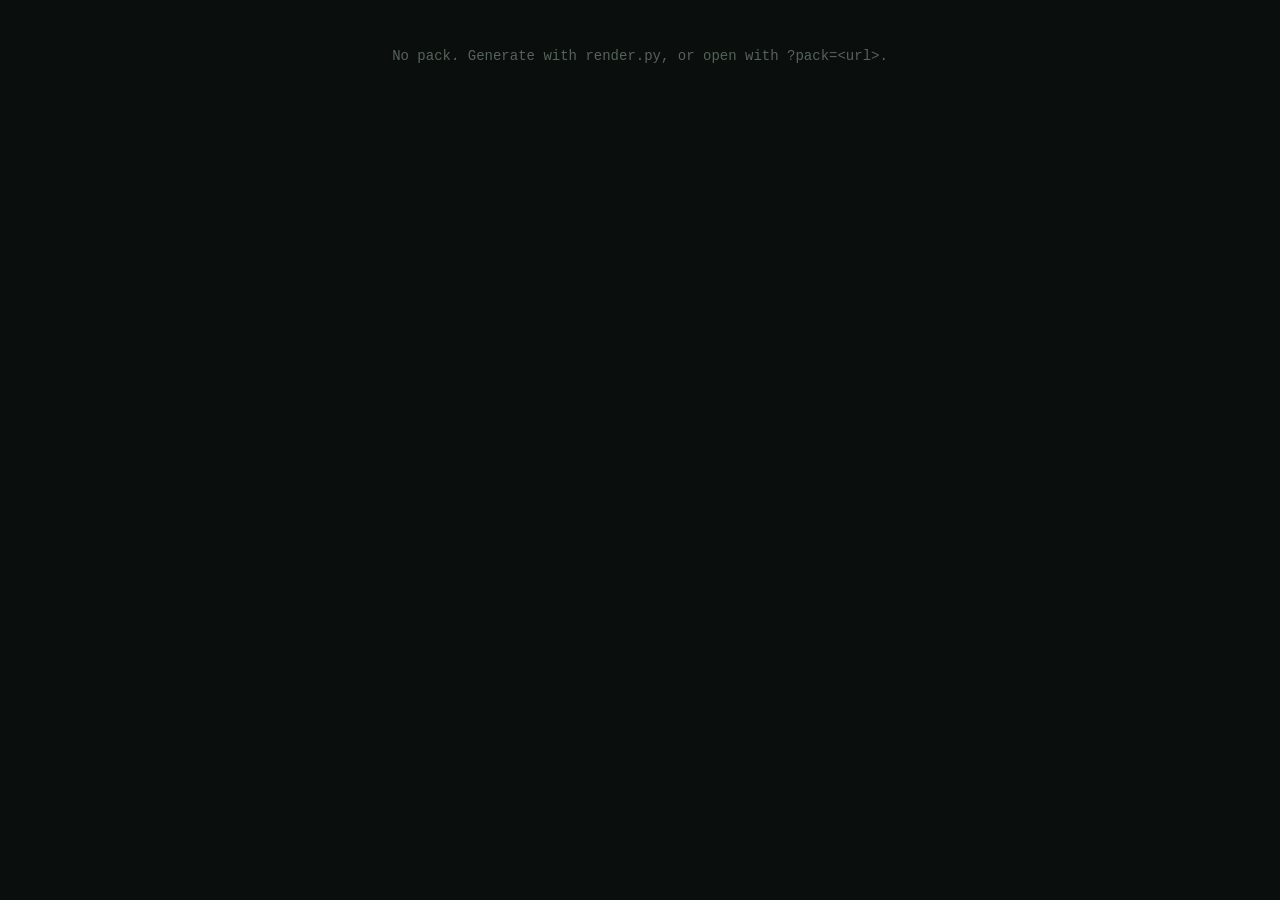
<file: src/brr/diffense/template.html>
<!doctype html>
<html lang="en">
<head>
<meta charset="utf-8">
<meta name="viewport" content="width=device-width, initial-scale=1, viewport-fit=cover">
<meta name="color-scheme" content="dark">
<title>diffense · review</title>
<style>
  :root {
    --bg: #0a0e0d;
    --surface: #0f1513;
    --surface-2: #131b17;
    --border: #213029;
    --border-bright: #33493d;
    --fg: #cdd9d2;
    --fg-dim: #7e8d84;
    --fg-faint: #56635a;
    --green: #74e08c;
    --cyan: #5fd0d8;
    --amber: #e8c06a;
    --red: #f07a72;
    --violet: #b98ce0;
    --teal: #61c9b0;
    --mono: ui-monospace, SFMono-Regular, "SF Mono", Menlo, Consolas,
            "Liberation Mono", "Roboto Mono", monospace;
  }
  * { box-sizing: border-box; }
  html, body { margin: 0; padding: 0; background: var(--bg); }
  body {
    color: var(--fg);
    font-family: var(--mono);
    font-size: 14px;
    line-height: 1.5;
    -webkit-text-size-adjust: 100%;
  }
  #app {
    max-width: 860px;
    margin: 0 auto;
    padding: 16px 16px 96px;
  }
  a { color: var(--cyan); text-decoration: none; }
  a:hover { text-decoration: underline; }

  /* window chrome */
  .chrome {
    display: flex; align-items: center; gap: 10px;
    padding: 8px 12px; margin-bottom: 14px;
    border: 1px solid var(--border); border-radius: 7px;
    background: linear-gradient(var(--surface-2), var(--surface));
    color: var(--fg-dim); font-size: 12.5px; position: sticky; top: 8px;
    z-index: 5; backdrop-filter: blur(6px);
  }
  .chrome .dot { width: 9px; height: 9px; border-radius: 50%; }
  .chrome .title { color: var(--fg); letter-spacing: .3px; }
  .chrome .title b { color: var(--green); font-weight: 600; }
  .chrome .blink { color: var(--green); animation: blink 1.1s step-end infinite; }
  @keyframes blink { 50% { opacity: 0; } }
  .chrome .spacer { flex: 1; }
  .chrome .hint { color: var(--fg-faint); font-size: 11.5px; }

  /* breadcrumb heading-bar stack */
  .bar {
    display: flex; align-items: center; gap: 8px; width: 100%;
    text-align: left; cursor: pointer;
    padding: 7px 11px; margin-bottom: 5px;
    background: var(--surface); color: var(--fg-dim);
    border: 1px solid var(--border); border-left-width: 3px;
    border-radius: 5px; font-family: var(--mono); font-size: 13px;
  }
  .bar:hover { color: var(--fg); border-color: var(--border-bright); }
  .bar .chev { color: var(--fg-faint); }
  .bar .k { color: var(--fg-faint); text-transform: uppercase; font-size: 10.5px;
            letter-spacing: .6px; }
  .bar .lbl { color: var(--fg-dim); overflow: hidden; text-overflow: ellipsis;
              white-space: nowrap; flex: 1; min-width: 0; }

  /* card */
  .card {
    border: 1px solid var(--border-bright); border-radius: 8px;
    background: var(--surface);
    box-shadow: 0 0 0 1px rgba(0,0,0,.3), 0 10px 30px -18px rgba(0,0,0,.9);
    overflow: hidden; margin-bottom: 10px;
  }
  .card > .head {
    display: flex; align-items: center; gap: 9px; flex-wrap: wrap;
    padding: 9px 13px; border-bottom: 1px solid var(--border);
    background: var(--surface-2);
  }
  .card > .head .kind {
    text-transform: uppercase; font-size: 10.5px; letter-spacing: .7px;
    color: var(--bg); padding: 2px 7px; border-radius: 4px; font-weight: 700;
    background: var(--fg-dim);
  }
  .card > .head .name { color: var(--fg); font-size: 13.5px; }
  .card > .head .spacer { flex: 1; }
  .card > .body { padding: 13px; }

  .k-summary    .kind, .k-summary    { --accent: var(--cyan); }
  .k-uncertainty .kind, .k-uncertainty { --accent: var(--amber); }
  .k-code .kind, .k-code { --accent: var(--green); }
  .k-kb .kind, .k-kb { --accent: var(--violet); }
  .k-test .kind, .k-test { --accent: var(--teal); }
  .k-walk .kind, .k-walk { --accent: var(--violet); }
  .k-other .kind, .k-other { --accent: var(--fg-dim); }
  .card { border-left: 3px solid var(--accent, var(--border-bright)); }
  .card > .head .kind { background: var(--accent, var(--fg-dim)); }

  .headline {
    font-size: 15.5px; line-height: 1.45; color: var(--fg);
    margin: 2px 0 12px; padding-left: 14px; position: relative;
  }
  .headline::before { content: "▸"; position: absolute; left: 0; color: var(--accent, var(--amber)); }

  .what { margin: 0 0 10px; color: var(--fg); }
  .enables {
    margin: 0 0 12px; padding: 8px 11px; border-radius: 6px;
    background: rgba(116,224,140,.06); border: 1px solid rgba(116,224,140,.18);
    color: var(--green);
  }
  .enables .lab { color: var(--green); font-size: 10.5px; text-transform: uppercase;
                  letter-spacing: .6px; opacity: .8; margin-right: 6px; }

  .sec { margin: 14px 0 6px; color: var(--fg-faint); font-size: 10.5px;
         text-transform: uppercase; letter-spacing: .8px; }
  .row { display: flex; gap: 10px; padding: 2px 0; align-items: baseline; }
  .row .key { color: var(--fg-dim); min-width: 132px; flex-shrink: 0; }
  .row .val { color: var(--fg); }
  .row .val .add { color: var(--green); }
  .row .val .del { color: var(--red); }

  pre.demo {
    margin: 8px 0; padding: 11px 12px; overflow-x: auto;
    background: #07100c; border: 1px solid var(--border); border-radius: 6px;
    color: var(--teal); font-size: 12.5px; line-height: 1.55;
    white-space: pre;
  }

  /* zoom ladder */
  .zoom { margin: 6px 0; border-left: 2px solid var(--border); padding-left: 0; }
  .zoom .lvl {
    display: flex; gap: 9px; align-items: baseline; padding: 5px 0 5px 12px;
    margin-left: -2px; border-left: 2px solid transparent;
  }
  .zoom .lvl .tag { color: var(--fg-faint); font-size: 10.5px; min-width: 30px; }
  .zoom .lvl.leaf .tag { color: var(--accent, var(--green)); }
  .zoom .lvl .txt { color: var(--fg-dim); }
  .zoom .lvl.leaf .txt { color: var(--fg); }

  /* chips / edges / members */
  .chips { display: flex; flex-wrap: wrap; gap: 6px; margin-top: 4px; }
  .chip {
    display: inline-block; vertical-align: top; line-height: 1.5;
    padding: 4px 11px; border-radius: 13px; font-size: 12px;
    border: 1px solid var(--border-bright); background: var(--surface-2);
    color: var(--fg-dim); cursor: pointer; text-align: left;
    max-width: 100%; min-width: 0; overflow-wrap: anywhere;
  }
  .chip:hover { color: var(--fg); border-color: var(--accent, var(--border-bright)); }
  .chip .rel { color: var(--fg-faint); font-size: 10px; text-transform: uppercase;
               letter-spacing: .4px; margin-right: 6px; }
  .chip.static { cursor: default; }
  .chip.static:hover { color: var(--fg-dim); border-color: var(--border-bright); }
  .chip.out::after { content: "↗"; color: var(--cyan); }

  .member {
    display: flex; gap: 11px; align-items: baseline; width: 100%; text-align: left;
    cursor: pointer; padding: 9px 11px; margin: 5px 0;
    border: 1px solid var(--border); border-radius: 6px; background: var(--surface-2);
    color: var(--fg);
  }
  .member:hover { border-color: var(--violet); }
  .member .num { color: var(--violet); font-weight: 700; }
  .member .mnote { color: var(--fg-dim); }
  .member .mid { color: var(--fg-faint); font-size: 11.5px; }

  .badge { font-size: 10.5px; text-transform: uppercase; letter-spacing: .5px;
           padding: 2px 7px; border-radius: 4px; font-weight: 700; }
  .sev-med { background: rgba(232,192,106,.16); color: var(--amber); }
  .sev-low { background: rgba(116,224,140,.12); color: var(--green); }
  .sev-blocking-for-merge { background: rgba(240,122,114,.18); color: var(--red); }

  .tension { margin: 4px 0 8px; padding: 8px 11px; border-radius: 6px;
             background: rgba(232,192,106,.05); border: 1px dashed rgba(232,192,106,.3); }
  .tension .lab { color: var(--amber); font-size: 10.5px; text-transform: uppercase;
                  letter-spacing: .6px; }
  .tension .pair { color: var(--fg); margin-top: 3px; }
  .tension .perp { color: var(--amber); padding: 0 6px; }

  .locator { margin-top: 12px; display: flex; flex-wrap: wrap; gap: 8px 14px;
             color: var(--fg-faint); font-size: 12px; align-items: center; }
  .locator .open { color: var(--cyan); border: 1px solid var(--border-bright);
                   border-radius: 5px; padding: 3px 9px; cursor: pointer; background: var(--surface-2); }
  .locator .open:hover { border-color: var(--cyan); }
  .prov { margin-top: 10px; color: var(--fg-faint); font-size: 11.5px; }

  /* index list */
  .idx-group { margin: 16px 0 4px; color: var(--fg-faint); font-size: 11px;
               text-transform: uppercase; letter-spacing: .8px; }
  .idx-row {
    display: flex; gap: 10px; align-items: baseline; width: 100%; text-align: left;
    cursor: pointer; padding: 9px 11px; margin: 5px 0;
    border: 1px solid var(--border); border-radius: 6px; background: var(--surface);
    border-left: 3px solid var(--accent, var(--border)); color: var(--fg);
  }
  .idx-row:hover { background: var(--surface-2); border-color: var(--border-bright); }
  .idx-row .ikind { color: var(--fg-faint); text-transform: uppercase; font-size: 10px;
                    letter-spacing: .5px; min-width: 116px; flex-shrink: 0; }
  .idx-row .igloss { color: var(--fg-dim); }
  .idx-row:hover .igloss { color: var(--fg); }

  .empty { color: var(--fg-faint); padding: 30px 0; text-align: center; }

  /* risk pointer (amber, not the green "enables" box) */
  .enables.risk { background: rgba(232,192,106,.06); border-color: rgba(232,192,106,.22); color: var(--amber); }
  .enables.risk .lab { color: var(--amber); }

  /* visual stat panel — meant to imprint on a glance, not be read */
  .stats { display: flex; flex-direction: column; gap: 12px; margin: 4px 0;
           padding: 13px; border-radius: 7px; background: #07100c; border: 1px solid var(--border); }
  .stat { display: flex; flex-direction: column; gap: 5px; min-width: 0; }
  .stat .slab { color: var(--fg-dim); font-size: 11px; text-transform: uppercase; letter-spacing: .5px; }
  .stat .cap { color: var(--fg-faint); font-size: 11.5px; overflow-wrap: anywhere; }
  .segbar { display: flex; height: 15px; border-radius: 4px; overflow: hidden; border: 1px solid var(--border); }
  .segbar .seg { display: flex; align-items: center; justify-content: center; min-width: 0;
                 font-size: 9.5px; color: var(--bg); font-weight: 700; letter-spacing: .3px; overflow: hidden; }
  .seg.fix { background: var(--green); } .seg.refactor { background: var(--cyan); } .seg.feature { background: var(--violet); }
  .meter { height: 12px; border-radius: 4px; border: 1px solid var(--border); background: var(--surface-2); overflow: hidden; }
  .meter > i { display: block; height: 100%; background: var(--green); }
  .meter.warn > i { background: var(--amber); } .meter.kb > i { background: var(--violet); }
  .delta { display: flex; align-items: center; gap: 8px; }
  .delta .dbar { flex: 1; height: 12px; border-radius: 4px; border: 1px solid var(--border); background: var(--surface-2); overflow: hidden; }
  .delta .dbar > i { display: block; height: 100%; }
  .delta .from > i { background: var(--fg-faint); }
  .delta .to.good > i { background: var(--green); } .delta .to.warn > i { background: var(--amber); }
  .delta .arr { color: var(--fg-faint); }
  .heat { display: flex; gap: 6px; align-items: center; flex-wrap: wrap; }
  .heat .pip2 { width: 12px; height: 12px; border-radius: 3px; border: 1px solid var(--border); background: var(--surface-2); }
  .heat .pip2.good { background: rgba(116,224,140,.5); border-color: var(--green); }
  .heat .pip2.warn { background: rgba(232,192,106,.6); border-color: var(--amber); cursor: pointer; }
  .heat .pip2.bad { background: rgba(240,122,114,.6); border-color: var(--red); cursor: pointer; }
  .tagrow { display: flex; flex-wrap: wrap; gap: 5px; }
  .tagrow .tg { font-size: 11px; padding: 2px 8px; border-radius: 4px; color: var(--teal);
                background: rgba(97,201,176,.08); border: 1px solid rgba(97,201,176,.2); overflow-wrap: anywhere; }
  .rawsize { color: var(--fg-faint); font-size: 11px; margin-top: 13px; overflow-wrap: anywhere; }

  /* invariants (item cards) */
  .inv { display: flex; flex-wrap: wrap; gap: 7px; align-items: baseline; padding: 5px 0; }
  .inv .pip { font-size: 10px; text-transform: uppercase; letter-spacing: .5px; padding: 2px 7px;
              border-radius: 4px; font-weight: 700; flex-shrink: 0; }
  .inv.held .pip { background: rgba(116,224,140,.14); color: var(--green); }
  .inv.threatened .pip { background: rgba(232,192,106,.16); color: var(--amber); }
  .inv .iname { color: var(--fg); }
  .inv .inote { color: var(--fg-dim); min-width: 0; overflow-wrap: anywhere; }
  .inv .ilink { color: var(--amber); cursor: pointer; white-space: nowrap; }

  /* data-trace stages — structured steppable (animation hook: [data-stage]) */
  .trace { display: flex; flex-direction: column; gap: 0; margin: 4px 0; }
  .stage { display: block; width: 100%; text-align: left; border: 1px solid var(--border);
           border-left: 3px solid var(--teal); border-radius: 6px; background: var(--surface-2);
           padding: 8px 11px; color: var(--fg); font-family: var(--mono); }
  .stage.clk { cursor: pointer; } .stage.clk:hover { border-color: var(--teal); }
  .stage .stlab { color: var(--teal); font-size: 10.5px; text-transform: uppercase; letter-spacing: .5px; }
  .stage .datum { color: var(--fg); margin: 3px 0 2px; overflow-wrap: anywhere; font-size: 13px; }
  .stage .snote { color: var(--fg-faint); font-size: 11.5px; overflow-wrap: anywhere; }
  .trace .flow { color: var(--teal); text-align: center; font-size: 13px; line-height: 1; padding: 3px 0; }

  /* kb-native axes */
  .kbax .graph { display: flex; flex-wrap: wrap; align-items: baseline; gap: 8px; color: var(--fg-dim); font-size: 12.5px; }
  .kbax .graph b { color: var(--violet); }
  .lifeflag { display: inline-block; font-size: 10px; text-transform: uppercase; letter-spacing: .5px;
              padding: 2px 7px; border-radius: 4px; font-weight: 700;
              background: rgba(185,140,224,.16); color: var(--violet); }

  /* never let a long label/value punch through the card on narrow viewports */
  .what, .enables, .headline, .tension .pair, .member .mnote,
  .card > .head .name { overflow-wrap: anywhere; }
  .row .val, .card > .head .name { min-width: 0; overflow-wrap: anywhere; }
  .member .mnote, .idx-row .igloss { min-width: 0; overflow-wrap: anywhere; }

  @media (max-width: 560px) {
    body { font-size: 13.5px; }
    #app { padding: 10px 10px 80px; }
    .row { flex-direction: column; gap: 0; }
    .row .key { min-width: 0; color: var(--fg-faint); }
    .idx-row { flex-direction: column; gap: 2px; }
    .idx-row .ikind { min-width: 0; }
    .chrome .hint { display: none; }
  }
</style>
</head>
<body>
  <div id="app"></div>
  <script id="diffense-pack" type="application/json">__DIFFENSE_PACK__</script>
  <script>
  "use strict";
  // ---- load the pack ----------------------------------------------------
  function loadPack() {
    const tag = document.getElementById("diffense-pack");
    const raw = tag ? tag.textContent.trim() : "";
    if (raw && raw[0] === "{") { try { return Promise.resolve(JSON.parse(raw)); } catch (e) {} }
    const u = new URLSearchParams(location.search).get("pack");
    if (u) return fetch(u).then(r => r.json());
    return Promise.resolve(null);
  }

  // ---- tiny dom helper --------------------------------------------------
  function el(tag, props, kids) {
    const n = document.createElement(tag);
    if (props) for (const k in props) {
      if (k === "class") n.className = props[k];
      else if (k === "html") n.innerHTML = props[k];
      else if (k === "on") for (const ev in props.on) n.addEventListener(ev, props.on[ev]);
      else if (props[k] != null) n.setAttribute(k, props[k]);
    }
    if (kids != null) (Array.isArray(kids) ? kids : [kids]).forEach(c => {
      if (c == null) return;
      n.appendChild(typeof c === "string" ? document.createTextNode(c) : c);
    });
    return n;
  }
  const T = s => document.createTextNode(s == null ? "" : String(s));

  // ---- kind families (colour + label) -----------------------------------
  function family(kind) {
    if (kind === "summary") return "summary";
    if (kind === "uncertainty") return "uncertainty";
    if (kind === "walkthrough") return "walk";
    if (kind && kind.startsWith("code")) return "code";
    if (kind && kind.startsWith("kb")) return "kb";
    if (kind && kind.startsWith("test")) return "test";
    return "other";
  }
  function cardGloss(c) {
    if (c.headline) return c.headline;
    if (c.lore && c.lore.descriptive) return c.lore.descriptive;
    if (c.story) return c.identity ? c.identity.label : c.id;
    if (c.identity && c.identity.label) return c.identity.label;
    return c.id;
  }

  let PACK = null, BYID = {};
  let stack = [{ type: "index" }];

  function go(entry) { stack.push(entry); render(); window.scrollTo(0, 0); }
  function truncate(i) { stack = stack.slice(0, i + 1); render(); window.scrollTo(0, 0); }

  // ---- shared bits ------------------------------------------------------
  function headBar(c) {
    const fam = family(c.kind);
    const head = el("div", { class: "head" }, [
      el("span", { class: "kind" }, T(c.subkind ? c.kind + " · " + c.subkind : c.kind)),
      el("span", { class: "name" }, T(c.identity && c.identity.label ? c.identity.label : "")),
      el("span", { class: "spacer" }),
    ]);
    if (c.severity) head.appendChild(el("span", { class: "badge sev-" + c.severity }, T(c.severity)));
    return head;
  }
  function rows(obj, order) {
    const box = el("div");
    (order || Object.keys(obj)).forEach(k => {
      if (!(k in obj)) return;
      let v = obj[k];
      if (Array.isArray(v)) v = v.join(", ");
      else if (v && typeof v === "object") v = JSON.stringify(v);
      box.appendChild(el("div", { class: "row" }, [
        el("span", { class: "key" }, T(k.replace(/_/g, " "))),
        el("span", { class: "val", html: String(v)
          .replace(/(\+\d[\d,]*\+?)/g, '<span class="add">$1</span>')
          .replace(/(-\d[\d,]*−?|−)/g, '<span class="del">$1</span>') }),
      ]));
    });
    return box;
  }
  function edgeChips(c) {
    if (!c.lateral_edges || !c.lateral_edges.length) return null;
    const box = el("div", { class: "chips" });
    c.lateral_edges.forEach(e => {
      const target = BYID[e.target];
      if (target) {
        box.appendChild(el("button", { class: "chip", on: { click: () => go({ type: "card", id: e.target }) } }, [
          el("span", { class: "rel" }, T(e.type)), T(cardGloss(target).slice(0, 52)),
        ]));
      } else {
        box.appendChild(el("span", { class: "chip static" }, [
          el("span", { class: "rel" }, T(e.type)), T(e.target),
        ]));
      }
    });
    return box;
  }
  function openBtn(loc, label) {
    if (!loc) return null;
    const wrap = el("div", { class: "locator" });
    if (loc.forge) wrap.appendChild(el("a", { class: "open", href: loc.forge, target: "_blank", rel: "noopener" }, T((label || "open") + " ↗")));
    if (loc.local) wrap.appendChild(el("span", {}, T(loc.local)));
    return wrap;
  }
  function zoomLadder(c) {
    if (!c.zoom || !c.zoom.length) return null;
    const box = el("div");
    box.appendChild(el("div", { class: "sec" }, T("zoom")));
    const lad = el("div", { class: "zoom" });
    c.zoom.forEach(z => {
      if ("leaf" in z) {
        const leaf = el("div", { class: "lvl leaf" }, [
          el("span", { class: "tag" }, T("leaf")),
          el("span", { class: "txt" }, T(z.leaf + (z.note ? " — " + z.note : ""))),
        ]);
        const forge = (z.locator_ref === "self" && c.locator) ? c.locator.forge : null;
        if (forge) { leaf.style.cursor = "pointer"; leaf.addEventListener("click", () => window.open(forge, "_blank")); leaf.querySelector(".txt").appendChild(T("  ↗")); }
        lad.appendChild(leaf);
      } else {
        lad.appendChild(el("div", { class: "lvl" }, [
          el("span", { class: "tag" }, T("L" + z.level)),
          el("span", { class: "txt" }, T(z.summary)),
        ]));
      }
    });
    box.appendChild(lad);
    return box;
  }
  function provLine(c) {
    if (!c.provenance) return null;
    const p = c.provenance;
    const bits = [];
    if (p.commit) bits.push("commit " + p.commit);
    if (p.commits) bits.push("commits " + p.commits.join(".."));
    bits.push("conv msg " + (p.conversation_msg == null ? "— (none: hand-authored)" : "#" + p.conversation_msg));
    return el("div", { class: "prov" }, T("from " + bits.join(" · ")));
  }

  // ---- visual stat panel (summary entry-stats) --------------------------
  const pct = v => Math.max(0, Math.min(100, Math.round((v || 0) * 100)));
  function statWidget(s) {
    const wrap = el("div", { class: "stat" }, [ el("div", { class: "slab" }, T(s.label || "")) ]);
    if (s.viz === "bar") {
      const total = (s.segments || []).reduce((a, x) => a + (x.weight || 0), 0) || 1;
      const bar = el("div", { class: "segbar" });
      (s.segments || []).forEach(seg => bar.appendChild(
        el("div", { class: "seg " + (seg.tone || ""), style: "flex:" + (seg.weight || 0) },
          T((seg.weight / total) > 0.13 ? seg.label : ""))));
      wrap.appendChild(bar);
    } else if (s.viz === "meter") {
      wrap.appendChild(el("div", { class: "meter " + (s.tone || "good") }, el("i", { style: "width:" + pct(s.value) + "%" })));
    } else if (s.viz === "delta") {
      wrap.appendChild(el("div", { class: "delta" }, [
        el("div", { class: "dbar from" }, el("i", { style: "width:" + pct(s.before) + "%" })),
        el("span", { class: "arr" }, T("→")),
        el("div", { class: "dbar to " + (s.tone || "good") }, el("i", { style: "width:" + pct(s.after) + "%" })),
      ]));
    } else if (s.viz === "heat") {
      const h = el("div", { class: "heat" });
      (s.dots || []).forEach(dot => {
        const pip = el("span", { class: "pip2 " + (dot.tone || "good"), title: dot.title || "" });
        if (dot.ref && BYID[dot.ref]) pip.addEventListener("click", () => go({ type: "card", id: dot.ref }));
        h.appendChild(pip);
      });
      wrap.appendChild(h);
    } else if (s.viz === "tags") {
      const tr = el("div", { class: "tagrow" });
      (s.items || []).forEach(it => tr.appendChild(el("span", { class: "tg" }, T(it))));
      wrap.appendChild(tr);
    }
    if (s.caption) wrap.appendChild(el("div", { class: "cap" }, T(s.caption)));
    return wrap;
  }
  function statPanel(stats) {
    if (!stats || !stats.length) return null;
    const box = el("div", { class: "stats" });
    stats.forEach(s => box.appendChild(statWidget(s)));
    return box;
  }

  // ---- invariant axis (what the change holds constant) ------------------
  function invariantBlock(c) {
    if (!c.invariants || !c.invariants.length) return null;
    const box = el("div");
    box.appendChild(el("div", { class: "sec" }, T("invariant")));
    c.invariants.forEach(iv => {
      const row = el("div", { class: "inv " + (iv.state || "held") }, [
        el("span", { class: "pip" }, T(iv.state || "held")),
        el("span", { class: "iname" }, T(iv.name || "")),
      ]);
      if (iv.note) row.appendChild(el("span", { class: "inote" }, T("— " + iv.note)));
      if (iv.ref && BYID[iv.ref]) row.appendChild(
        el("span", { class: "ilink", on: { click: () => go({ type: "card", id: iv.ref }) } }, T("↗ concern")));
      box.appendChild(row);
    });
    return box;
  }

  // ---- data-trace stages (follow the datum; steppable for animation) ----
  function traceStages(c) {
    if (!c.stages || !c.stages.length) return null;
    const box = el("div");
    box.appendChild(el("div", { class: "sec" }, T((c.trace_kind === "data" ? "data-trace" : "trace") + (c.datum ? " — follow: " + c.datum : ""))));
    const tr = el("div", { class: "trace" });
    c.stages.forEach((st, i) => {
      if (i > 0) tr.appendChild(el("div", { class: "flow" }, T("↓")));
      const tgt = st.card && BYID[st.card];
      tr.appendChild(el(tgt ? "button" : "div", {
        class: "stage" + (tgt ? " clk" : ""), "data-stage": i,
        on: tgt ? { click: () => go({ type: "card", id: st.card }) } : null,
      }, [
        el("div", { class: "stlab" }, T(st.label || ("stage " + (i + 1)))),
        el("div", { class: "datum" }, T(st.datum || "")),
        st.note ? el("div", { class: "snote" }, T(st.note)) : null,
      ]));
    });
    box.appendChild(tr);
    return box;
  }

  // ---- kb-native axes (claim / graph position / lifecycle) --------------
  function kbAxes(c) {
    if (!c.kb_axes) return null;
    const k = c.kb_axes, box = el("div", { class: "kbax" });
    if (k.claim_delta) { box.appendChild(el("div", { class: "sec" }, T("claim delta"))); box.appendChild(el("div", { class: "what" }, T(k.claim_delta))); }
    if (k.graph_delta) {
      const g = k.graph_delta;
      box.appendChild(el("div", { class: "sec" }, T("graph position")));
      const line = el("div", { class: "graph" }, [ el("span", {}, [ T("inbound "), el("b", {}, T(g.inbound_before + " → " + g.inbound_after)) ]) ]);
      if (g.outbound != null) line.appendChild(el("span", {}, [ T("· outbound "), el("b", {}, T(String(g.outbound))) ]));
      if (g.hub) line.appendChild(el("span", {}, T("· hub " + g.hub)));
      if (g.orphan === false) line.appendChild(el("span", {}, T("· not orphaned")));
      box.appendChild(line);
      const max = Math.max(g.inbound_after || 0, 6);
      box.appendChild(el("div", { class: "meter kb", style: "margin-top:5px" }, el("i", { style: "width:" + pct((g.inbound_after || 0) / max) + "%" })));
    }
    if (k.lifecycle && k.lifecycle.to) {
      box.appendChild(el("div", { class: "sec" }, T("lifecycle")));
      box.appendChild(el("span", { class: "lifeflag" }, T((k.lifecycle.from ? k.lifecycle.from + " → " : "") + k.lifecycle.to)));
    }
    return box;
  }

  // ---- per-kind body builders -------------------------------------------
  function bodyUncertainty(c) {
    const b = el("div", { class: "body" });
    b.appendChild(el("div", { class: "headline" }, T(c.headline || (c.lore && c.lore.descriptive) || "")));
    if (c.honest_nuance) { b.appendChild(el("div", { class: "sec" }, T("nuance"))); b.appendChild(el("div", { class: "what" }, T(c.honest_nuance))); }
    else if (c.lore && c.lore.descriptive && c.headline) { b.appendChild(el("div", { class: "what" }, T(c.lore.descriptive))); }
    if (c.proposed_resolution) { b.appendChild(el("div", { class: "sec" }, T("proposed"))); b.appendChild(el("div", { class: "what" }, T(c.proposed_resolution))); }
    if (c.tension) {
      const t = el("div", { class: "tension" }, [ el("div", { class: "lab" }, T("tension")) ]);
      if (c.tension.between) t.appendChild(el("div", { class: "pair" }, [ T(c.tension.between[0]), el("span", { class: "perp" }, T("⟂")), T(c.tension.between[1]) ]));
      if (c.tension.refs && c.tension.refs.length) {
        const chips = el("div", { class: "chips" });
        c.tension.refs.forEach(r => {
          const txt = (r.kind ? r.kind + ": " : "") + (r.what || r.ref || r.locator || "");
          chips.appendChild(el("span", { class: "chip static" }, T(txt)));
        });
        t.appendChild(chips);
      }
      b.appendChild(t);
    }
    const ec = edgeChips(c); if (ec) { b.appendChild(el("div", { class: "sec" }, T("related"))); b.appendChild(ec); }
    const ob = openBtn(c.locator); if (ob) b.appendChild(ob);
    const pl = provLine(c); if (pl) b.appendChild(pl);
    return b;
  }
  function bodySummary(c) {
    const b = el("div", { class: "body" });
    if (c.lore && c.lore.descriptive) b.appendChild(el("div", { class: "what" }, T(c.lore.descriptive)));
    if (c.shape) {
      const s = c.shape;
      if (s.arcs && s.arcs.length) {
        b.appendChild(el("div", { class: "sec" }, T(s.arcs.length + " braided arcs")));
        s.arcs.forEach(a => b.appendChild(el("div", { class: "row" }, [ el("span", { class: "key" }, T(a.theme)), el("span", { class: "val" }, T(a.what)) ])));
      }
      if (s.surface_area) { b.appendChild(el("div", { class: "sec" }, T("touches"))); b.appendChild(el("div", { class: "what" }, T(s.surface_area.join(" · ")))); }
      if (s.risk_pointer) b.appendChild(el("div", { class: "enables risk" }, [ el("span", { class: "lab" }, T("⚠ risk")), T(s.risk_pointer) ]));
    }
    const sp = statPanel(c.entry_stats);
    if (sp) { b.appendChild(el("div", { class: "sec" }, T("shape, at a glance"))); b.appendChild(sp); }
    if (c.secondary_stats) {
      const raw = c.secondary_stats, bits = [];
      ["changed_files", "additions", "deletions", "commits"].forEach(k => { if (k in raw) bits.push(raw[k] + " " + k.replace(/_/g, " ")); });
      if (bits.length) b.appendChild(el("div", { class: "rawsize" }, T("raw size (demoted): " + bits.join(" · "))));
    }
    const ec = edgeChips(c); if (ec) { b.appendChild(el("div", { class: "sec" }, T("jump to"))); b.appendChild(ec); }
    return b;
  }
  function bodyWalkthrough(c) {
    const b = el("div", { class: "body" });
    if (c.lore && c.lore.descriptive) b.appendChild(el("div", { class: "what" }, T(c.lore.descriptive)));
    const ts = traceStages(c);
    if (ts) b.appendChild(ts);
    else if (c.story) { ["setup", "action", "outcome"].forEach(k => { if (c.story[k]) b.appendChild(el("div", { class: "row" }, [ el("span", { class: "key" }, T(k)), el("span", { class: "val" }, T(c.story[k])) ])); }); }
    if (c.members && c.members.length) {
      b.appendChild(el("div", { class: "sec" }, T("members — open each (descends a level)")));
      c.members.forEach(m => {
        const tgt = BYID[m.card];
        b.appendChild(el("button", { class: "member", on: { click: () => tgt && go({ type: "card", id: m.card }) } }, [
          el("span", { class: "num" }, T((m.order != null ? m.order : "→") + "")),
          el("span", { class: "mnote" }, T(m.note || (tgt ? cardGloss(tgt) : m.card))),
          el("span", { class: "spacer", style: "flex:1" }), el("span", { class: "mid" }, T(m.card)),
        ]));
      });
    }
    if (c.grounded_by) { b.appendChild(el("div", { class: "sec" }, T("grounded by"))); b.appendChild(el("div", { class: "what" }, T(c.grounded_by.join("\n")))); }
    const ec = edgeChips(c); if (ec) { b.appendChild(el("div", { class: "sec" }, T("related"))); b.appendChild(ec); }
    const pl = provLine(c); if (pl) b.appendChild(pl);
    return b;
  }
  function bodyItem(c) {
    const b = el("div", { class: "body" });
    if (c.lore && c.lore.descriptive) b.appendChild(el("div", { class: "what" }, T(c.lore.descriptive)));
    if (c.lore && c.lore.possibility) b.appendChild(el("div", { class: "enables" }, [ el("span", { class: "lab" }, T("enables")), T(c.lore.possibility) ]));
    const ka = kbAxes(c); if (ka) b.appendChild(ka);
    const iv = invariantBlock(c); if (iv) b.appendChild(iv);
    if (c.stats) { b.appendChild(el("div", { class: "sec" }, T("stats"))); b.appendChild(rows(c.stats)); }
    if (c.demo && c.demo.content) { b.appendChild(el("div", { class: "sec" }, T("demo — " + (c.demo.kind || "")))); b.appendChild(el("pre", { class: "demo" }, T(c.demo.content))); }
    const zl = zoomLadder(c); if (zl) b.appendChild(zl);
    if (c.exercising_tests) { b.appendChild(el("div", { class: "sec" }, T("exercised by"))); b.appendChild(el("div", { class: "what" }, T(c.exercising_tests.join("\n")))); }
    const ec = edgeChips(c); if (ec) { b.appendChild(el("div", { class: "sec" }, T("edges"))); b.appendChild(ec); }
    const ob = openBtn(c.locator, "open at locator"); if (ob) b.appendChild(ob);
    const pl = provLine(c); if (pl) b.appendChild(pl);
    return b;
  }

  function renderCard(c) {
    const fam = family(c.kind);
    const card = el("div", { class: "card k-" + fam });
    card.appendChild(headBar(c));
    let body;
    if (c.kind === "uncertainty") body = bodyUncertainty(c);
    else if (c.kind === "summary") body = bodySummary(c);
    else if (c.kind === "walkthrough") body = bodyWalkthrough(c);
    else body = bodyItem(c); // item kinds + any custom/unknown kind (graceful)
    card.appendChild(body);
    return card;
  }

  // ---- index view -------------------------------------------------------
  function renderIndex() {
    const out = el("div");
    const order = PACK.reading_order || Object.keys(BYID);
    const summaryId = order.find(id => BYID[id] && BYID[id].kind === "summary");
    if (summaryId) out.appendChild(renderCard(BYID[summaryId]));
    const conc = [], change = [];
    order.forEach(id => {
      const c = BYID[id]; if (!c || id === summaryId) return;
      (c.kind === "uncertainty" ? conc : change).push(c);
    });
    const group = (title, list) => {
      if (!list.length) return;
      out.appendChild(el("div", { class: "idx-group" }, T(title)));
      list.forEach(c => {
        out.appendChild(el("button", { class: "idx-row k-" + family(c.kind), on: { click: () => go({ type: "card", id: c.id }) } }, [
          el("span", { class: "ikind" }, T(c.subkind ? c.kind + "·" + c.subkind : c.kind)),
          el("span", { class: "igloss" }, T(cardGloss(c))),
        ]));
      });
    };
    group("⚠ concerns — read next", conc);
    group("the change", change);
    return out;
  }

  // ---- main render ------------------------------------------------------
  function render() {
    const app = document.getElementById("app");
    app.textContent = "";
    const meta = (PACK && PACK.metadata && PACK.metadata.pr) || {};
    const chrome = el("div", { class: "chrome" }, [
      el("span", { class: "dot", style: "background:var(--red)" }),
      el("span", { class: "dot", style: "background:var(--amber)" }),
      el("span", { class: "dot", style: "background:var(--green)" }),
      el("span", { class: "title", html: "diffense <span class=blink>▮</span> " + (meta.repo || "") + (meta.number ? " <b>#" + meta.number + "</b>" : "") }),
      el("span", { class: "spacer" }),
      el("span", { class: "hint" }, T("click to dive · bars to climb back · Esc up")),
    ]);
    app.appendChild(chrome);

    // breadcrumb heading-bar stack: every entry except the focused one
    for (let i = 0; i < stack.length - 1; i++) {
      const e = stack[i];
      let kind = "overview", lbl = (meta.repo || "") + (meta.number ? " #" + meta.number : "") + " · overview";
      if (e.type === "card") { const c = BYID[e.id]; kind = c.kind; lbl = cardGloss(c); }
      app.appendChild(el("button", { class: "bar", on: { click: ((idx) => () => truncate(idx))(i) } }, [
        el("span", { class: "chev" }, T("‹")), el("span", { class: "k" }, T(kind)),
        el("span", { class: "lbl" }, T(lbl)),
      ]));
    }

    const top = stack[stack.length - 1];
    if (top.type === "index") app.appendChild(renderIndex());
    else if (BYID[top.id]) app.appendChild(renderCard(BYID[top.id]));
    else app.appendChild(el("div", { class: "empty" }, T("card not found: " + top.id)));
  }

  document.addEventListener("keydown", e => {
    if ((e.key === "Escape" || e.key === "Backspace") && stack.length > 1 && e.target === document.body) { truncate(stack.length - 2); }
  });

  function initialStack() {
    const h = decodeURIComponent((location.hash || "").replace(/^#\/?/, ""));
    return (h && BYID[h]) ? [{ type: "index" }, { type: "card", id: h }] : [{ type: "index" }];
  }
  loadPack().then(p => {
    const app = document.getElementById("app");
    if (!p) { app.appendChild(el("div", { class: "empty" }, T("No pack. Generate with render.py, or open with ?pack=<url>."))); return; }
    PACK = p; (p.cards || []).forEach(c => BYID[c.id] = c);
    stack = initialStack(); render();
    window.addEventListener("hashchange", () => { stack = initialStack(); render(); });
  });
  </script>
</body>
</html>
</file>
